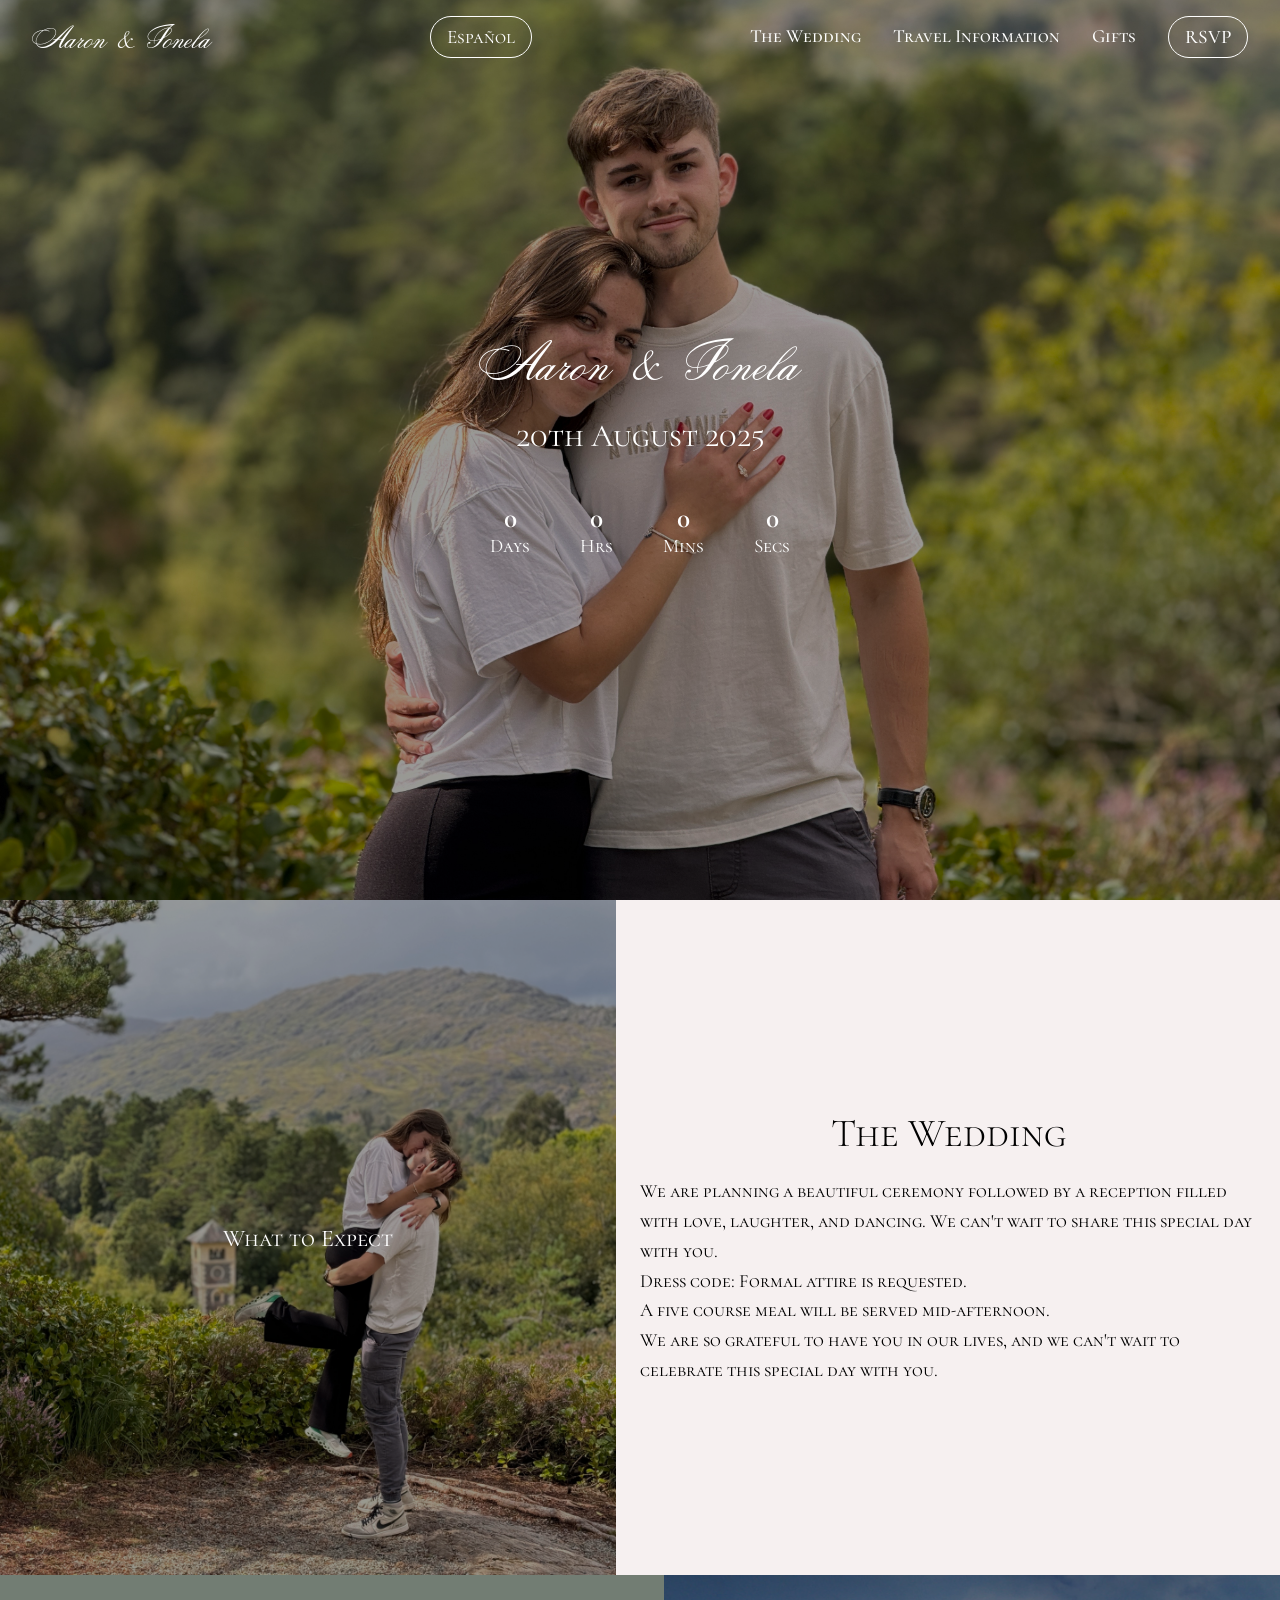
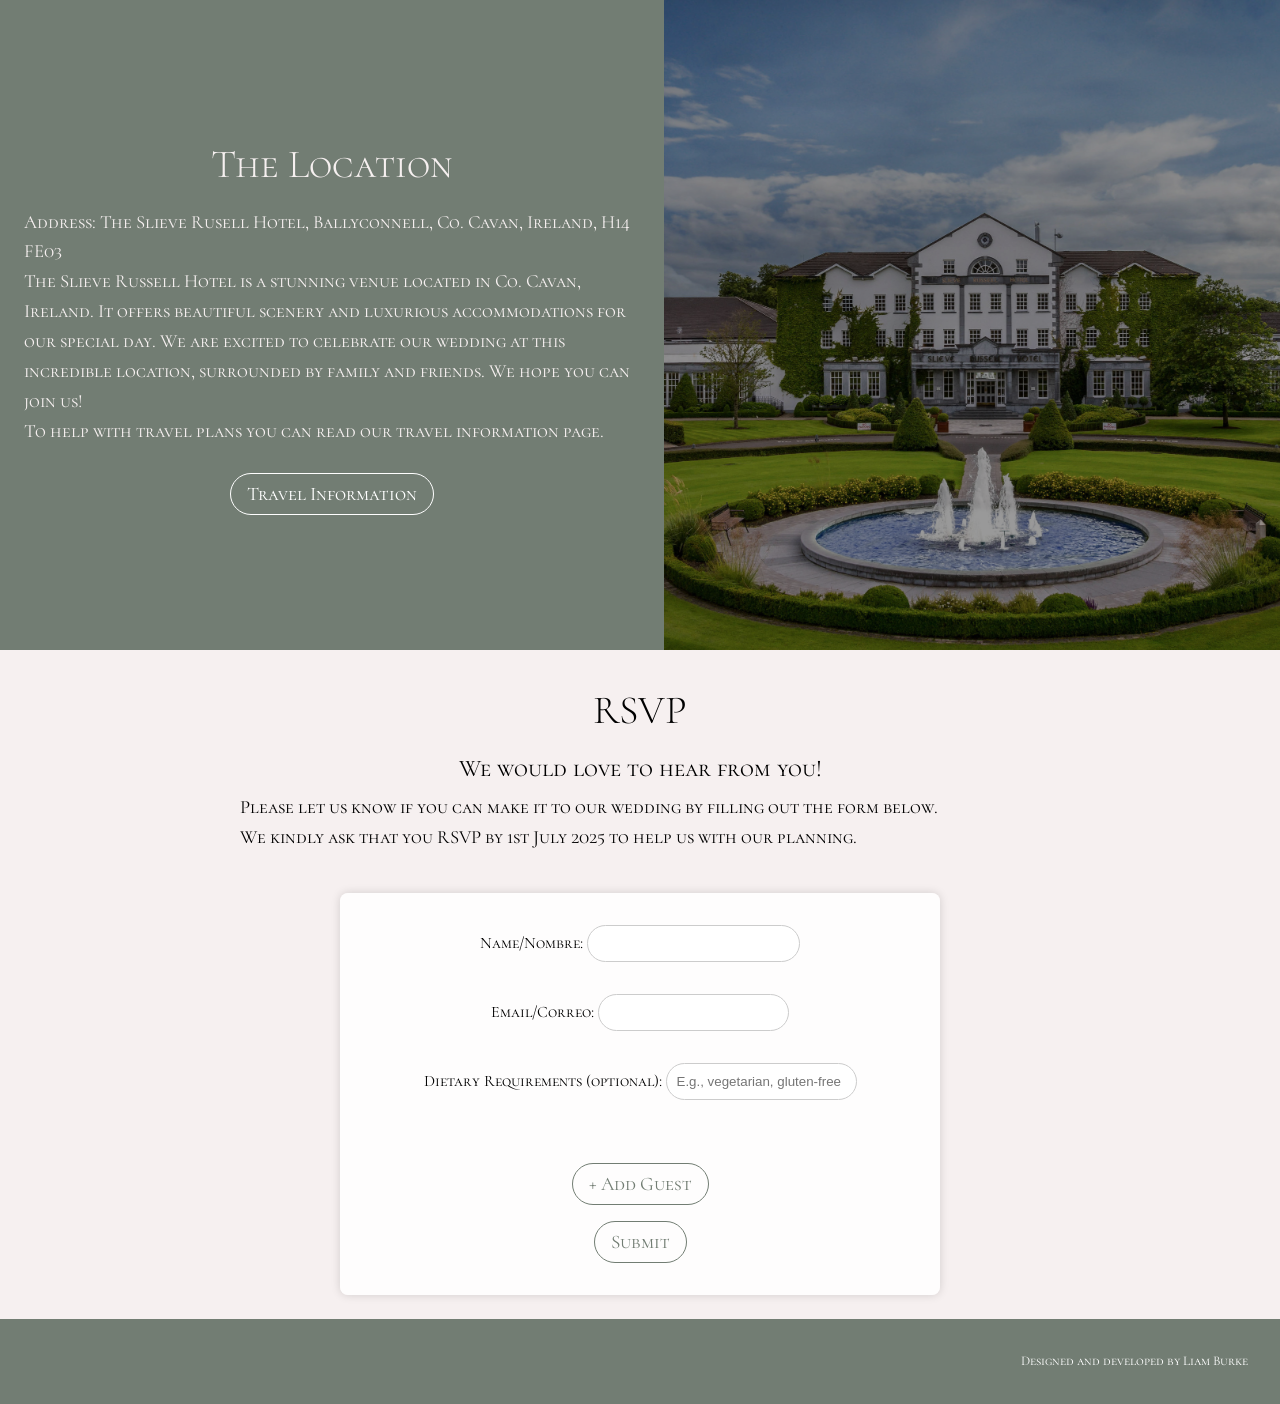
<file: index.html>
<!DOCTYPE html>
<html lang="en">
<head>
    <meta charset="UTF-8">
    <meta name="viewport" content="width=device-width, initial-scale=1.0, viewport-fit=cover">
    <title>Ionela & Aaron wedding website</title>
    <link rel="stylesheet" href="style.css">
    <link rel="preconnect" href="https://fonts.googleapis.com">
    
    <!-- Alex Brush --> <link rel="preconnect" href="https://fonts.googleapis.com">
    <!-- Alex Brush --> <link rel="preconnect" href="https://fonts.gstatic.com" crossorigin>
    <!-- Alex Brush --> <link href="https://fonts.googleapis.com/css2?family=Alex+Brush&display=swap" rel="stylesheet">

    <!-- Cormorant SC font --> <link rel="preconnect" href="https://fonts.googleapis.com">
    <!-- Cormorant SC font --> <link rel="preconnect" href="https://fonts.gstatic.com" crossorigin>
    <!-- Cormorant SC font --> <link href="https://fonts.googleapis.com/css2?family=Cormorant+SC:wght@300;400;500;600;700&family=Libre+Baskerville:ital,wght@0,400;0,700;1,400&family=Monsieur+La+Doulaise&display=swap" rel="stylesheet">

    <!-- Forum font --> <link rel="preconnect" href="https://fonts.googleapis.com">
    <!-- Forum font --> <link rel="preconnect" href="https://fonts.gstatic.com" crossorigin>
    <!-- Forum font --> <link href="https://fonts.googleapis.com/css2?family=Forum&display=swap" rel="stylesheet">

</head>

<div id="rsvp-loading">Submitting RSVP...</div>

<body>
    <div id="navbar-container"></div>

    <!-- English Header -->  
    <header class="header-image lang lang-en active">
        <h1>Aaron & Ionela</h1>
        <h2>20th August 2025</h2>
        <div class="countdown-box">
          <div class="time-box">
            <span class="days">0</span>
            <small>Days</small>
          </div>
          <div class="time-box">
            <span class="hours">0</span>
            <small>Hrs</small>
          </div>
          <div class="time-box">
            <span class="minutes">0</span>
            <small>Mins</small>
          </div>
          <div class="time-box">
            <span class="seconds">0</span>
            <small>Secs</small>
          </div>
        </div>
      </header>
      

    <!-- Spanish Header -->
    <header class="header-image lang lang-es">
        <h1>Aaron & Ionela</h1>
        <h2>20 de Agosto de 2025</h2>
        <div class="countdown-box">
          <div class="time-box">
            <span class="days">0</span>
            <small>Días</small>
          </div>
          <div class="time-box">
            <span class="hours">0</span>
            <small>Hrs</small>
          </div>
          <div class="time-box">
            <span class="minutes">0</span>
            <small>Mins</small>
          </div>
          <div class="time-box">
            <span class="seconds">0</span>
            <small>Segs</small>
          </div>
        </div>
      </header>      

    <main>
        <!-- English Wedding -->
        <div class="wedding lang lang-en active">
            <section class="wedding head" id="index.html#wedding">
                <div class="wedding picture left">
                    <div class="overlay-text">
                        <h3>What to Expect</h3>
                    </div>
                </div>
                <div class="wedding content right">
                    <h2>The Wedding</h2>
                    <p>We are planning a beautiful ceremony followed by a reception filled with love, laughter, and dancing.
                    We can't wait to share this special day with you.</p>
                    <p>Dress code: Formal attire is requested.</p>
                    <p>A five course meal will be served mid-afternoon.</p>
                    <p>We are so grateful to have you in our lives, and we can't wait to celebrate this special day with you.</p>
                </div>
            </section>
        </div>

        <!-- Spanish Wedding -->
        <div class="wedding lang lang-es">
            <section class="wedding head" id="index.html#wedding">
                <div class="wedding picture left">
                    <div class="overlay-text">
                        <h3>Qué esperar</h3>
                    </div>
                </div>
                <div class="wedding content right">
                    <h2>La Boda</h2>
                    <p>Estamos planeando una hermosa ceremonia seguida de una recepción llena de amor, risas y baile.
                    Tenemos muchas sorpresas emocionantes preparadas para nuestros invitados, y no podemos esperar para compartir este día especial con vosotros.</p>
                    <p>Código de vestimenta: Se solicita vestimenta formal.</p>
                    <p>Habrá una comida de cinco platos.</p>
                    <p>Estamos muy agradecidos de tenerlos en nuestras vidas y no podemos esperar para celebrar este día especial con vosotros.</p>
                </div>
            </section>
        </div>

        <!-- English Location -->
        <div class="location lang lang-en active">
            <section class="location head" id="index.html#location">
                <div class="location picture right">
                    <div class="overlay-text">
                        <h3></h3>
                    </div>
                </div>
                <div class="location content left">  
                    <h2>The Location</h2>
                    <p>
                        Address: The Slieve Rusell Hotel, Ballyconnell, Co. Cavan, Ireland, H14 FE03
                    </p> 
                    <p>The Slieve Russell Hotel is a stunning venue located in Co. Cavan, Ireland. It offers beautiful scenery and luxurious accommodations for our special day.
                    We are excited to celebrate our wedding at this incredible location, surrounded by family and friends.
                    We hope you can join us!</p>
                    <p>To help with travel plans you can read our travel information page.</p>
                    <a href ="travel.html" class="button">Travel Information</a>
                </div>
            </section>
        </div>

        <!-- Spanish Location -->
        <div class="location lang lang-es">
            <section class="location head" id="index.html#location">
                <div class="location picture right">
                    <div class="overlay-text">
                        <h3></h3>
                    </div>
                </div>
                <div class="location content left">  
                    <h2>La Ubicación</h2>
                    <p>
                        Dirección: The Slieve Rusell Hotel, Ballyconnell, Co. Cavan, Irlanda, H14 FE03
                    </p> 
                    <p>The Slieve Russell Hotel es un lugar impresionante ubicado en Co. Cavan, Irlanda. Ofrece hermosos paisajes y lujosos alojamientos para nuestro día especial.
                    Estamos emocionados de celebrar nuestra boda en este increíble lugar, rodeados de familiares y amigos.
                    ¡Esperamos que puedas unirte a nosotros!</p>
                    <p>Para ayudar con los planes de viaje, puedes leer nuestra página de información de viaje.</p>
                    <a href ="travel.html" class="button">Información de Viaje</a>
                </div>
            </section>
        </div>

        <!-- English RSVP -->
        <div class="rsvp lang lang-en active">
            <section class="rsvp head" id="rsvp">
                <div class="rsvp content">
                  <h2>RSVP</h2>
                    <h3>We would love to hear from you!</h3>
                    <p>Please let us know if you can make it to our wedding by filling out the form below.</p>
                    <p>We kindly ask that you RSVP by 1st July 2025 to help us with our planning.</p>
                </div>
            </section>
        </div>

        <!-- Spanish RSVP -->
        <div class="rsvp lang lang-es">
            <section class="rsvp head" id="rsvp">
                <div class="rsvp content">
                  <h2>RSVP</h2>
                    <h3>¡Nos encantaría saber de ti!</h3>
                    <p>Por favor, háznos saber si puedes asistir a nuestra boda llenando el formulario a continuación.</p>
                    <p>Te pedimos amablemente que confirmes tu asistencia antes del 1 de julio de 2025 para ayudarnos con nuestra planificación.</p>
                </div>
            </section>
        </div>

        <!-- Independent RSVP Form -->
        <section class="rsvp form">
          <div class="rsvp form">
            <form class="rsvp-form">
                <div id="guest-list">
                  <div class="rsvp-name">
                    <label for="guest-1">Name/Nombre:</label>
                    <input type="text" id="guest-1" name="guest[]" required>
                  </div>
                </div>
              
                <div class="rsvp-email">
                  <label for="email">Email/Correo:</label>
                  <input type="email" id="email" name="email" required>
                </div>

                <div class="rsvp-dietary">
                  <label for="dietary">Dietary Requirements (optional):</label>
                  <input type="text" id="dietary" name="dietary" placeholder="E.g., vegetarian, gluten-free">
                </div>                

                <div class="g-recaptcha" data-sitekey="6LdYdigrAAAAACkW0QQFAc2nGSX4J2Cbm-my6MmV"></div>

                <button type="button" id="add-guest" class="button">+ Add Guest</button>
                <input type="submit" value="Submit" class="button">
            </form>
          </div>
        </section>
    </main>

    <footer class="lang lang-en active">
        <p>Designed and developed by Liam Burke</p>
    </footer>

    <footer class="lang lang-es">
      <p>Diseñado y desarrollado por Liam Burke</p>
  </footer>
    
    <script src="assets/js/main.js" defer></script>


    <script>
      document.addEventListener('DOMContentLoaded', () => {
        let guestCount = 1;
    
        document.addEventListener('click', (e) => {
          const addGuestBtn = document.querySelector('#add-guest');
    
          if (addGuestBtn && addGuestBtn.contains(e.target)) {
            guestCount++;
    
            const guestList = document.querySelector('#guest-list');
            if (!guestList) return;
    
            const guestDiv = document.createElement('div');
            guestDiv.classList.add('rsvp-name');
    
            const label = document.createElement('label');
            label.setAttribute('for', `guest-${guestCount}`);
            label.textContent = `Guest ${guestCount}: `; // Can customize bilingual if you want
    
            const input = document.createElement('input');
            input.type = 'text';
            input.id = `guest-${guestCount}`;
            input.name = 'guest[]';
            input.placeholder = '';
            input.required = true;
    
            const removeBtn = document.createElement('button');
            removeBtn.type = 'button';
            removeBtn.textContent = '❌';
            removeBtn.classList.add('remove-guest-btn');
            removeBtn.addEventListener('click', () => {
              guestDiv.remove();
            });
    
            guestDiv.appendChild(label);
            guestDiv.appendChild(input);
            guestDiv.appendChild(removeBtn);
            guestList.appendChild(guestDiv);
          }
        });
      });
    </script>    
      
      <script src="https://www.google.com/recaptcha/api.js" async defer></script>

      
            
</body>

</html>
</file>
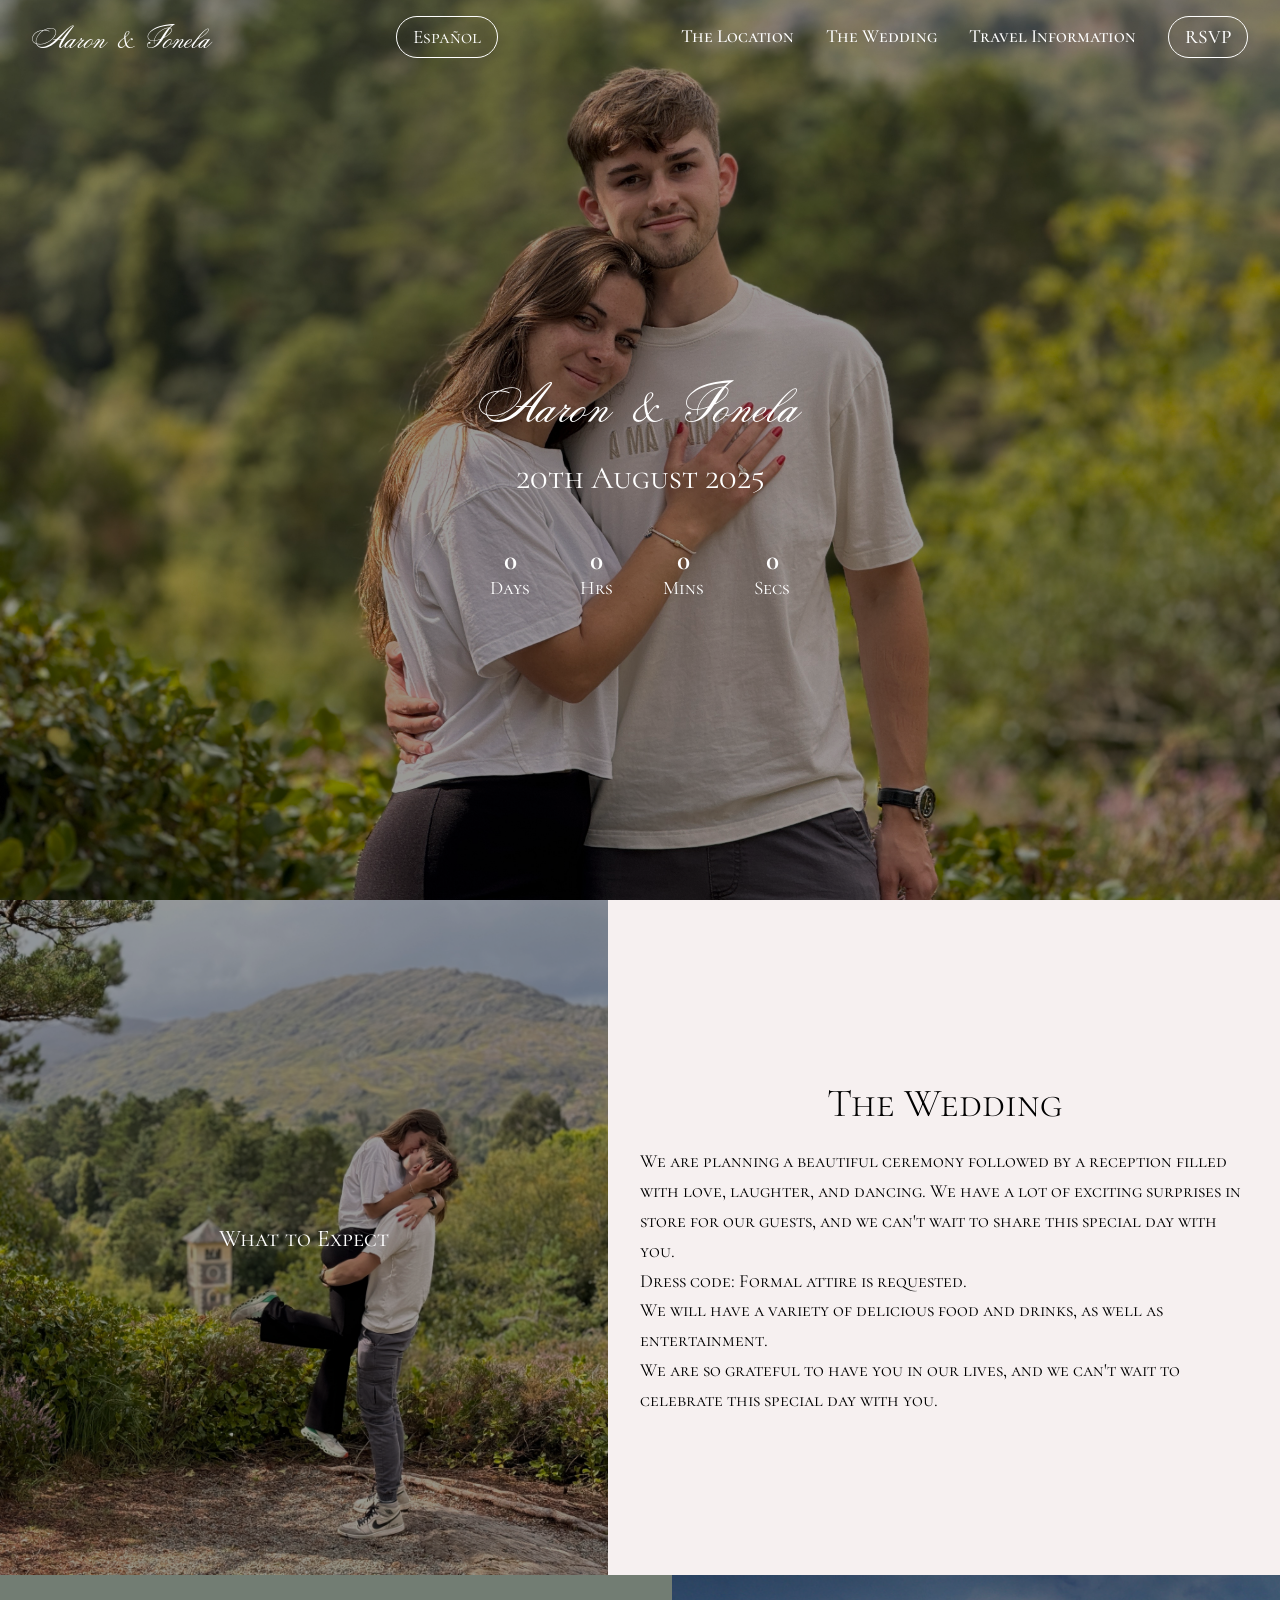
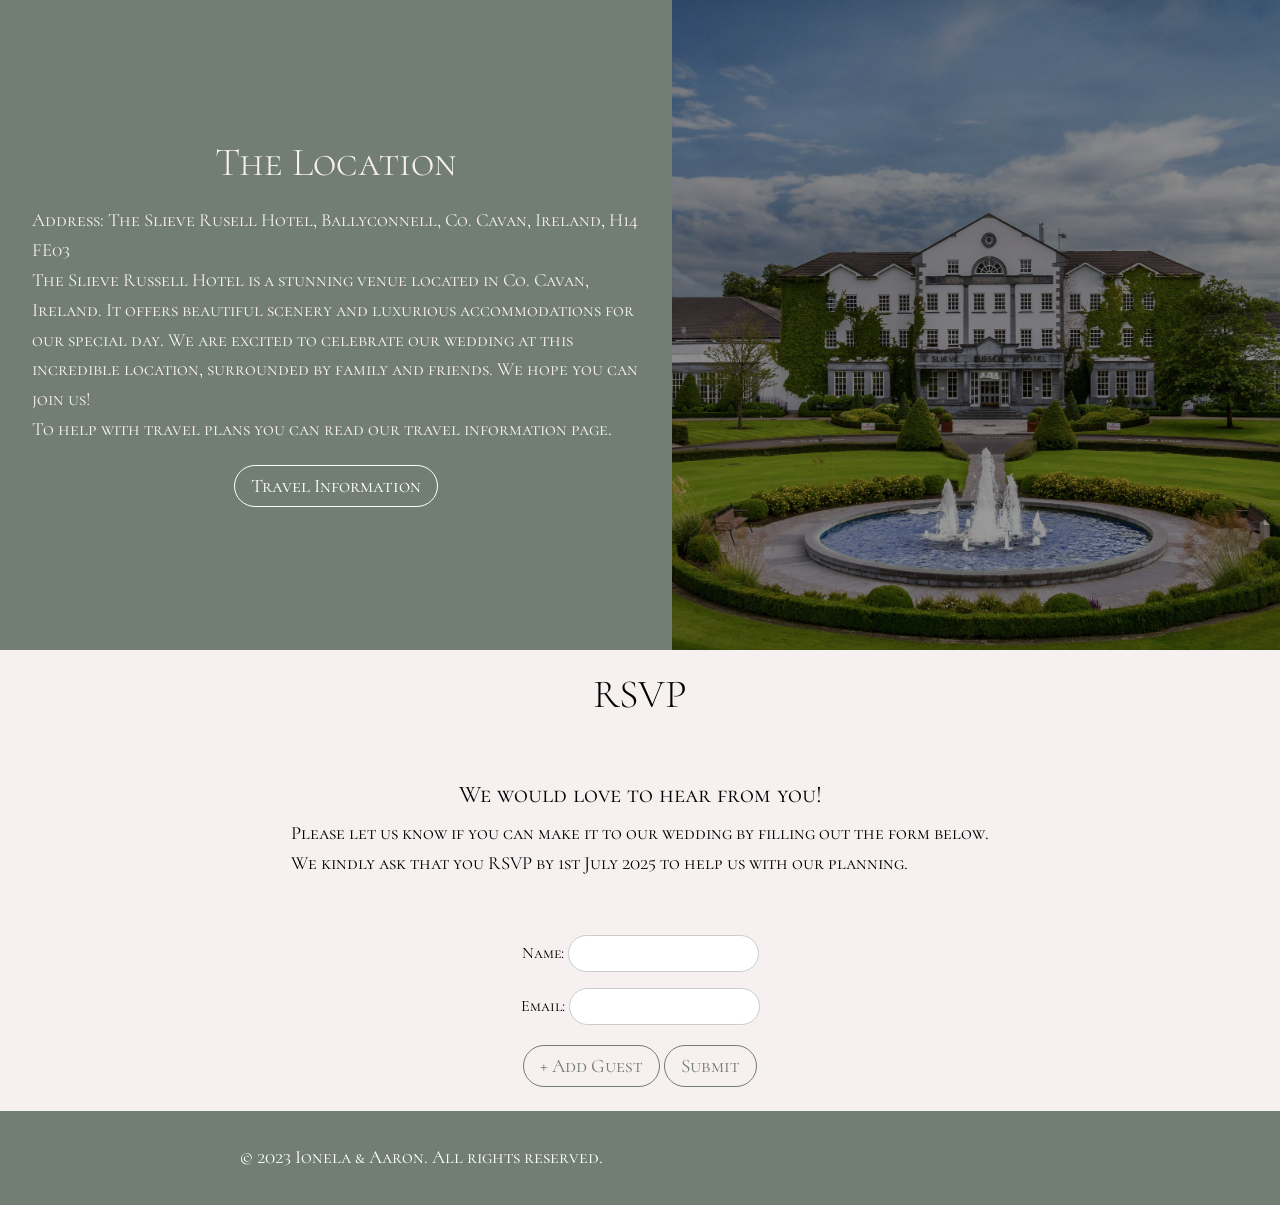
<file: IONELA & AARON/index.html>
<!DOCTYPE html>
<html lang="en">
<head>
    <meta charset="UTF-8">
    <meta name="viewport" content="width=device-width, initial-scale=1.0">
    <title>Ionela & Aaron wedding website</title>
    <link rel="stylesheet" href="style.css">
    <link rel="preconnect" href="https://fonts.googleapis.com">
    
    <!-- Alex Brush --> <link rel="preconnect" href="https://fonts.googleapis.com">
    <!-- Alex Brush --> <link rel="preconnect" href="https://fonts.gstatic.com" crossorigin>
    <!-- Alex Brush --> <link href="https://fonts.googleapis.com/css2?family=Alex+Brush&display=swap" rel="stylesheet">

    <!-- Cormorant SC font --> <link rel="preconnect" href="https://fonts.googleapis.com">
    <!-- Cormorant SC font --> <link rel="preconnect" href="https://fonts.gstatic.com" crossorigin>
    <!-- Cormorant SC font --> <link href="https://fonts.googleapis.com/css2?family=Cormorant+SC:wght@300;400;500;600;700&family=Libre+Baskerville:ital,wght@0,400;0,700;1,400&family=Monsieur+La+Doulaise&display=swap" rel="stylesheet">

    <!-- Forum font --> <link rel="preconnect" href="https://fonts.googleapis.com">
    <!-- Forum font --> <link rel="preconnect" href="https://fonts.gstatic.com" crossorigin>
    <!-- Forum font --> <link href="https://fonts.googleapis.com/css2?family=Forum&display=swap" rel="stylesheet">

</head>

<body>
    <nav class="navbar">
        <div class="nav-logo"><a href="./index.html">Aaron & Ionela</a></div>

        <!-- Language toggle button -->
        <button class="button" id="lang-toggle">Español</button>

        <!-- Language transition overlay -->
        <div id="lang-transition-overlay"></div>

        
        <!-- Hamburger Icon -->
        <div class="hamburger" id="hamburger">
            ☰
        </div>

        <!-- Navigation Links -->
        <ul class="nav-links" id="nav-links">
            <li><a href="#location">The Location</a></li>
            <li><a href="#wedding">The Wedding</a></li>
            <li><a href="./travel.html">Travel Information</a></li>
            <li><a href="#rsvp" class="button">RSVP</a></li>
            <div class="close-menu" id="close-menu">X</div>
        </ul>
      </nav>


    
    <!-- English Header -->  
    <header class="header-image lang lang-en active">
        <h1>Aaron & Ionela</h1>
        <h2>20th August 2025</h2>
        <div class="countdown-box">
          <div class="time-box">
            <span class="days">0</span>
            <small>Days</small>
          </div>
          <div class="time-box">
            <span class="hours">0</span>
            <small>Hrs</small>
          </div>
          <div class="time-box">
            <span class="minutes">0</span>
            <small>Mins</small>
          </div>
          <div class="time-box">
            <span class="seconds">0</span>
            <small>Secs</small>
          </div>
        </div>
      </header>
      

    <!-- Spanish Header -->
    <header class="header-image lang lang-es">
        <h1>Aaron & Ionela</h1>
        <h2>20 de Agosto de 2025</h2>
        <div class="countdown-box">
          <div class="time-box">
            <span class="days">0</span>
            <small>Días</small>
          </div>
          <div class="time-box">
            <span class="hours">0</span>
            <small>Hrs</small>
          </div>
          <div class="time-box">
            <span class="minutes">0</span>
            <small>Mins</small>
          </div>
          <div class="time-box">
            <span class="seconds">0</span>
            <small>Segs</small>
          </div>
        </div>
      </header>      

    <main>
        <!-- English Wedding -->
        <div class="wedding lang lang-en active">
            <section class="wedding head" id="wedding">
                <div class="wedding picture left">
                    <div class="overlay-text">
                        <h3>What to Expect</h3>
                    </div>
                </div>
                <div class="wedding content right">
                    <h2>The Wedding</h2>
                    <p>We are planning a beautiful ceremony followed by a reception filled with love, laughter, and dancing.
                    We have a lot of exciting surprises in store for our guests, and we can't wait to share this special day with you.</p>
                    <p>Dress code: Formal attire is requested.</p>
                    <p>We will have a variety of delicious food and drinks, as well as entertainment.</p>
                    <p>We are so grateful to have you in our lives, and we can't wait to celebrate this special day with you.</p>
                </div>
            </section>
        </div>

        <!-- Spanish Wedding -->
        <div class="wedding lang lang-es">
            <section class="wedding head" id="wedding">
                <div class="wedding picture left">
                    <div class="overlay-text">
                        <h3>Qué esperar</h3>
                    </div>
                </div>
                <div class="wedding content right">
                    <h2>La Boda</h2>
                    <p>Estamos planeando una hermosa ceremonia seguida de una recepción llena de amor, risas y baile.
                    Tenemos muchas sorpresas emocionantes preparadas para nuestros invitados, y no podemos esperar para compartir este día especial con ustedes.</p>
                    <p>Código de vestimenta: Se solicita vestimenta formal.</p>
                    <p>Tendremos una variedad de comida y bebidas deliciosas, así como entretenimiento.</p>
                    <p>Estamos muy agradecidos de tenerlos en nuestras vidas y no podemos esperar para celebrar este día especial con ustedes.</p>
                </div>
            </section>
        </div>

        <!-- English Location -->
        <div class="location lang lang-en active">
            <section class="location head" id="location">
                <div class="location picture right">
                    <div class="overlay-text">
                        <h3></h3>
                    </div>
                </div>
                <div class="location content left">  
                    <h2>The Location</h2>
                    <p>
                        Address: The Slieve Rusell Hotel, Ballyconnell, Co. Cavan, Ireland, H14 FE03
                    </p> 
                    <p>The Slieve Russell Hotel is a stunning venue located in Co. Cavan, Ireland. It offers beautiful scenery and luxurious accommodations for our special day.
                    We are excited to celebrate our wedding at this incredible location, surrounded by family and friends.
                    We hope you can join us!</p>
                    <p>To help with travel plans you can read our travel information page.</p>
                    <button href ="./travel.html" class="button">Travel Information</button>
                </div>
            </section>
        </div>

        <!-- Spanish Location -->
        <div class="location lang lang-es">
            <section class="location head" id="location">
                <div class="location picture">
                    <div class="overlay-text">
                        <h3></h3>
                    </div>
                </div>
                <div class="location content">  
                    <h2>La Ubicación</h2>
                    <p>
                        Dirección: The Slieve Rusell Hotel, Ballyconnell, Co. Cavan, Irlanda, H14 FE03
                    </p> 
                    <p>The Slieve Russell Hotel es un lugar impresionante ubicado en Co. Cavan, Irlanda. Ofrece hermosos paisajes y lujosos alojamientos para nuestro día especial.
                    Estamos emocionados de celebrar nuestra boda en este increíble lugar, rodeados de familiares y amigos.
                    ¡Esperamos que puedas unirte a nosotros!</p>
                    <div class="location button">
                        <p>Para ayudar con los planes de viaje, puedes leer nuestra página de información de viaje.</p>
                        <a href ="./travel.html" class="button">Información de Viaje</a>
                    </div>
                </div>
            </section>
        </div>

        <!-- English RSVP -->
        <div class="rsvp lang lang-en active">
            <section class="rsvp head" id="rsvp">
                <h2>RSVP</h2>
                <div class="rsvp content">
                    <h3>We would love to hear from you!</h3>
                    <p>Please let us know if you can make it to our wedding by filling out the form below.</p>
                    <p>We kindly ask that you RSVP by 1st July 2025 to help us with our planning.</p>
                </div>
                <div class="rsvp form">
                    <form class="rsvp-form">
                        <div id="guest-list">
                          <div class="rsvp-name">
                            <label for="guest-1">Name:</label>
                            <input type="text" id="guest-1" name="guest[]" required>
                          </div>
                        </div>
                      
                        <div class="rsvp-email">
                          <label for="email">Email:</label>
                          <input type="email" id="email" name="email" required>
                        </div>
                      
                        <button type="button" id="add-guest" class="button">+ Add Guest</button>
                        <input type="submit" value="Submit" class="button">
                      </form>
                </div>
            </section>
        </div>

        <!-- Spanish RSVP -->
        <div class="rsvp lang lang-es">
            <section class="rsvp head" id="rsvp">
                <h2>RSVP</h2>
                <div class="rsvp content">
                    <h3>¡Nos encantaría saber de ti!</h3>
                    <p>Por favor, háznos saber si puedes asistir a nuestra boda llenando el formulario a continuación.</p>
                    <p>Te pedimos amablemente que confirmes tu asistencia antes del 1 de julio de 2025 para ayudarnos con nuestra planificación.</p>
                </div>
                <div class="rsvp form">
                    <form class="rsvp-form">

                        <div class="rsvp-name">
                            <label for="name">Nombre:</label>
                            <input type="text" id="name" name="name" required>
                        </div>

                        <div class="rsvp-email">
                            <label for="email">Correo:</label>
                            <input type="email" id="email" name="email" required>
                        </div>
                        <input type="submit" value="Enviar" class="button">
                    </form>
                </div>
            </section>
        </div>
    </main>

    <footer>
        <p>&copy; 2023 Ionela & Aaron. All rights reserved.</p>
    </footer>
    
    <script src="./assets/js/main.js" defer></script>


    <script>
        const guestList = document.getElementById('guest-list');
        const addGuestBtn = document.getElementById('add-guest');
        let guestCount = 1;
      
        addGuestBtn.addEventListener('click', () => {
          guestCount++;
      
          const guestDiv = document.createElement('div');
          guestDiv.classList.add('rsvp-name');
      
          const label = document.createElement('label');
          label.setAttribute('for', `guest-${guestCount}`);
          label.textContent = `Name ${guestCount}:`;
      
          const input = document.createElement('input');
          input.type = 'text';
          input.id = `guest-${guestCount}`;
          input.name = 'guest[]';
          input.required = true;
      
          guestDiv.appendChild(label);
          guestDiv.appendChild(input);
          guestList.appendChild(guestDiv);
        });
      </script>
      
            
</body>

</html>
</file>
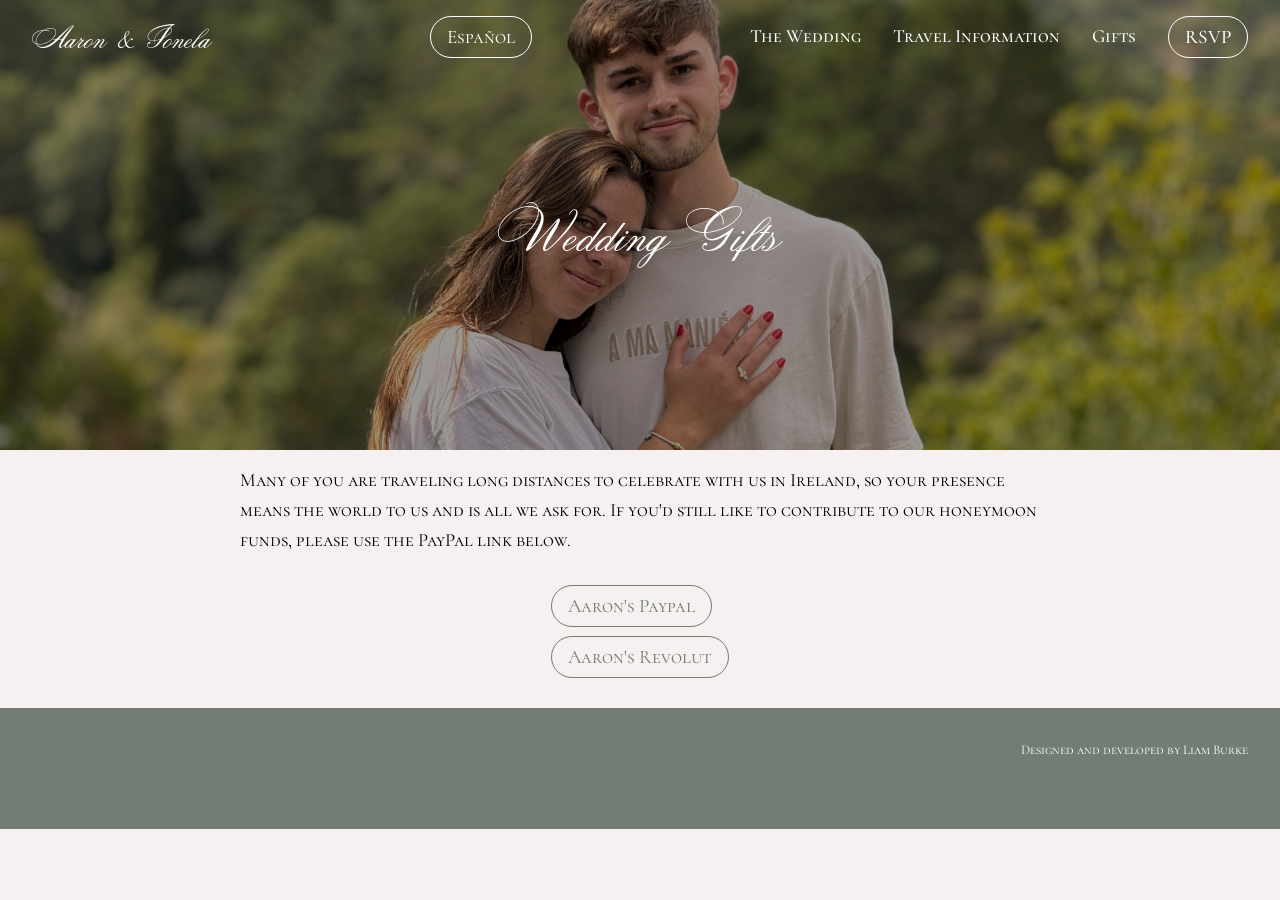
<file: gifts.html>
<!DOCTYPE html>
<html lang="en">
<head>
    <meta charset="UTF-8">
    <meta name="viewport" content="width=device-width, initial-scale=1.0, viewport-fit=cover">
    <title>Wedding Gifts</title>
    <link rel="stylesheet" href="style.css">
    <link rel="preconnect" href="https://fonts.googleapis.com">
    
    <!-- Alex Brush --> <link rel="preconnect" href="https://fonts.googleapis.com">
    <!-- Alex Brush --> <link rel="preconnect" href="https://fonts.gstatic.com" crossorigin>
    <!-- Alex Brush --> <link href="https://fonts.googleapis.com/css2?family=Alex+Brush&display=swap" rel="stylesheet">

    <!-- Cormorant SC font --> <link rel="preconnect" href="https://fonts.googleapis.com">
    <!-- Cormorant SC font --> <link rel="preconnect" href="https://fonts.gstatic.com" crossorigin>
    <!-- Cormorant SC font --> <link href="https://fonts.googleapis.com/css2?family=Cormorant+SC:wght@300;400;500;600;700&family=Libre+Baskerville:ital,wght@0,400;0,700;1,400&family=Monsieur+La+Doulaise&display=swap" rel="stylesheet">

    <!-- Forum font --> <link rel="preconnect" href="https://fonts.googleapis.com">
    <!-- Forum font --> <link rel="preconnect" href="https://fonts.gstatic.com" crossorigin>
    <!-- Forum font --> <link href="https://fonts.googleapis.com/css2?family=Forum&display=swap" rel="stylesheet">

</head>

<body class="gifts">
    <div id="navbar-container"></div>

    <!-- Language transition overlay (needed for the button to work!) -->
    <div id="lang-transition-overlay"></div>

    <!--English gifts-->
    <header class="header-image lang lang-en active">
        <h1>Wedding Gifts</h1>
    </header>

    <!--Spanish gifts-->
    <header class="header-image lang lang-es">
        <h1>Regalos de Boda</h1>
    </header>

<main>
    <!--English gifts-->
    <div class="gifts content lang lang-en active">
        <p>Many of you are traveling long distances to celebrate with us in Ireland, so your presence means the world to us and is all we ask for. If you'd still like to contribute to our honeymoon funds, please use the PayPal link below.</p>
        <ul>
            <li><a href="https://www.paypal.me/aaronW20" class="button dark" target="_blank">Aaron's Paypal</a></li>
            <li><a href="https://revolut.me/aaronn7pd" class="button dark" target="_blank">Aaron's Revolut</a></li>
        </ul>
    </div>

    <!--Spanish gifts-->
    <div class="gifts content lang lang-es">
        <p>Para nosotros el mayor regalo es poder celebrar este dia con todos vosotros.. Aún así, si os ilusiona hacernos un regalo, podriais contribuir para nuestra luna de miel o hacer un donativo a traves de paypal o pidiendo mis datos bancarios.</p>
        <ul>
            <li><a href="https://www.paypal.me/aaronW20" class="button dark" target="_blank">Paypal de Aaron</a></li>
            <li><a href="https://revolut.me/aaronn7pd" class="button dark" target="_blank">Revolut de Aaron</a></li>
        </ul>
</main>

<footer class="lang lang-en active">
    <p>Designed and developed by Liam Burke</p>
</footer>

<footer class="lang lang-es">
  <p>Diseñado y desarrollado por Liam Burke</p>
</footer>

<script src="assets/js/main.js" defer></script>
</file>
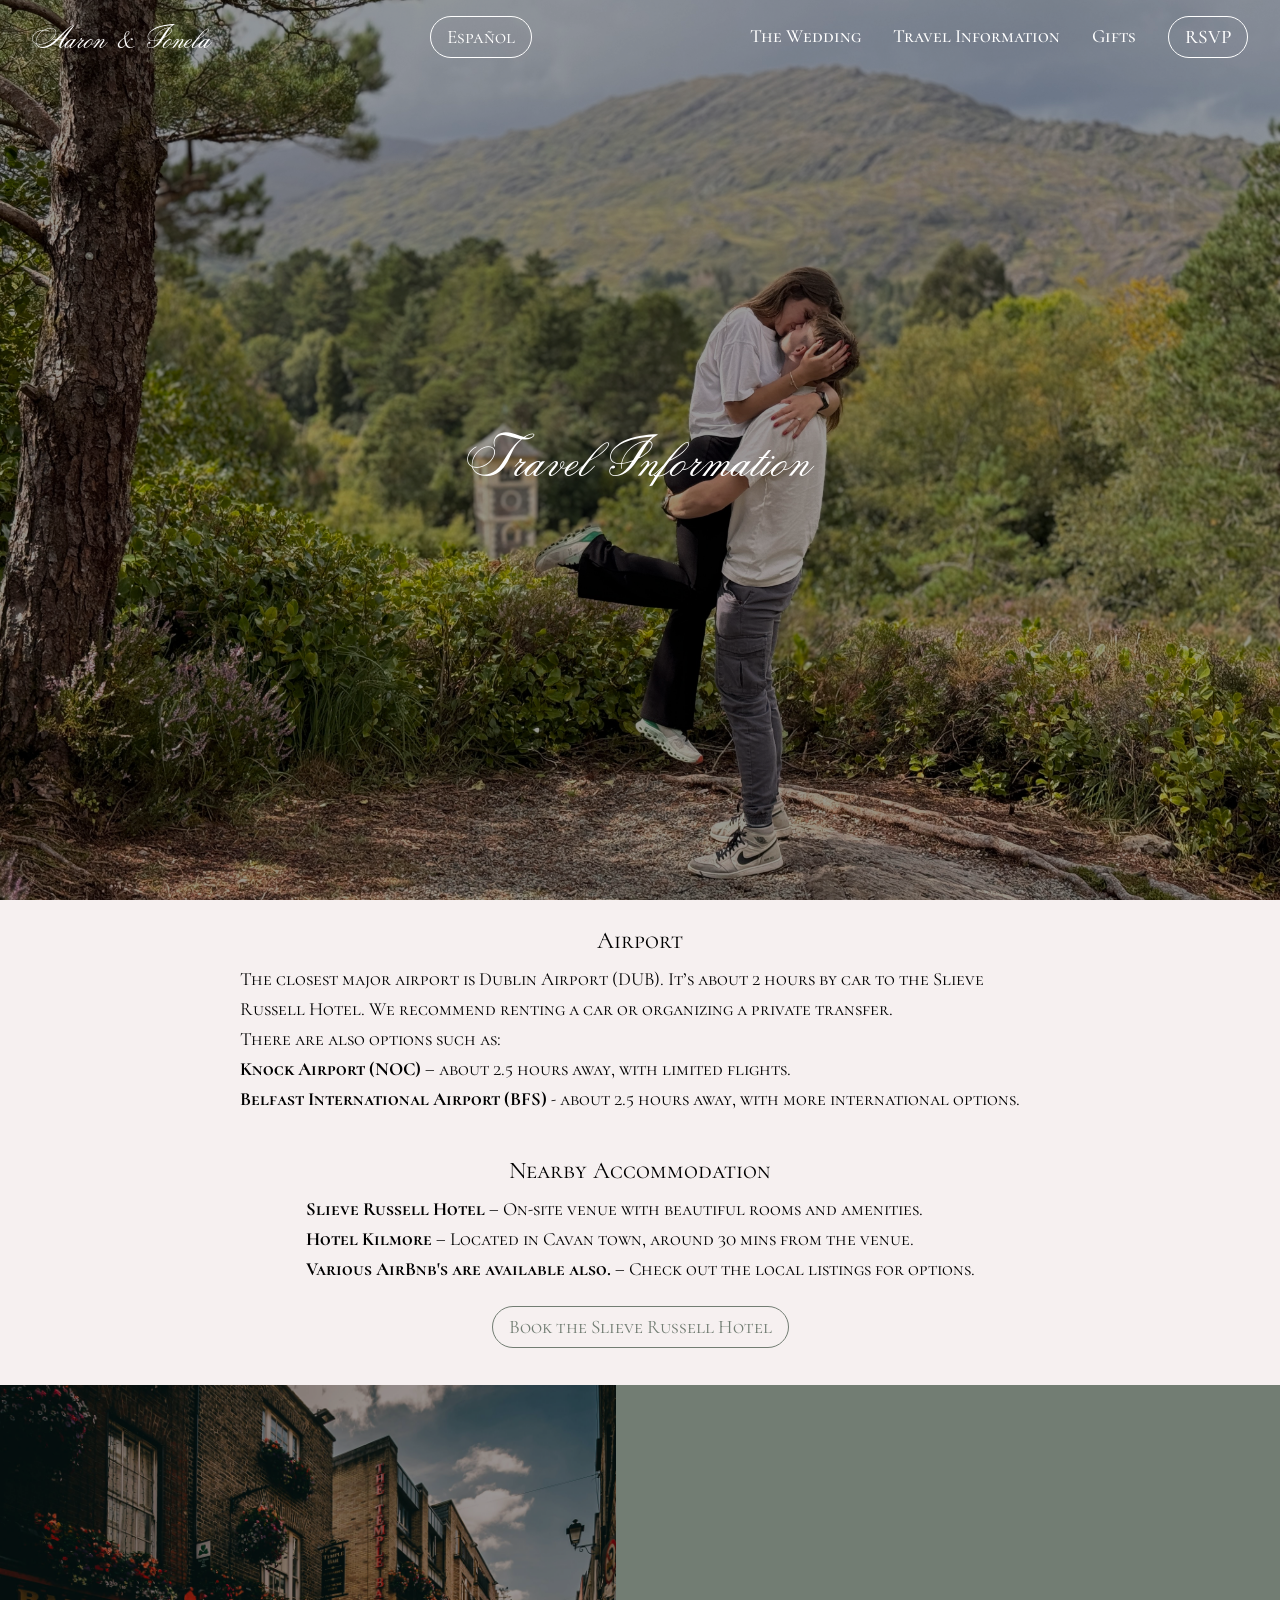
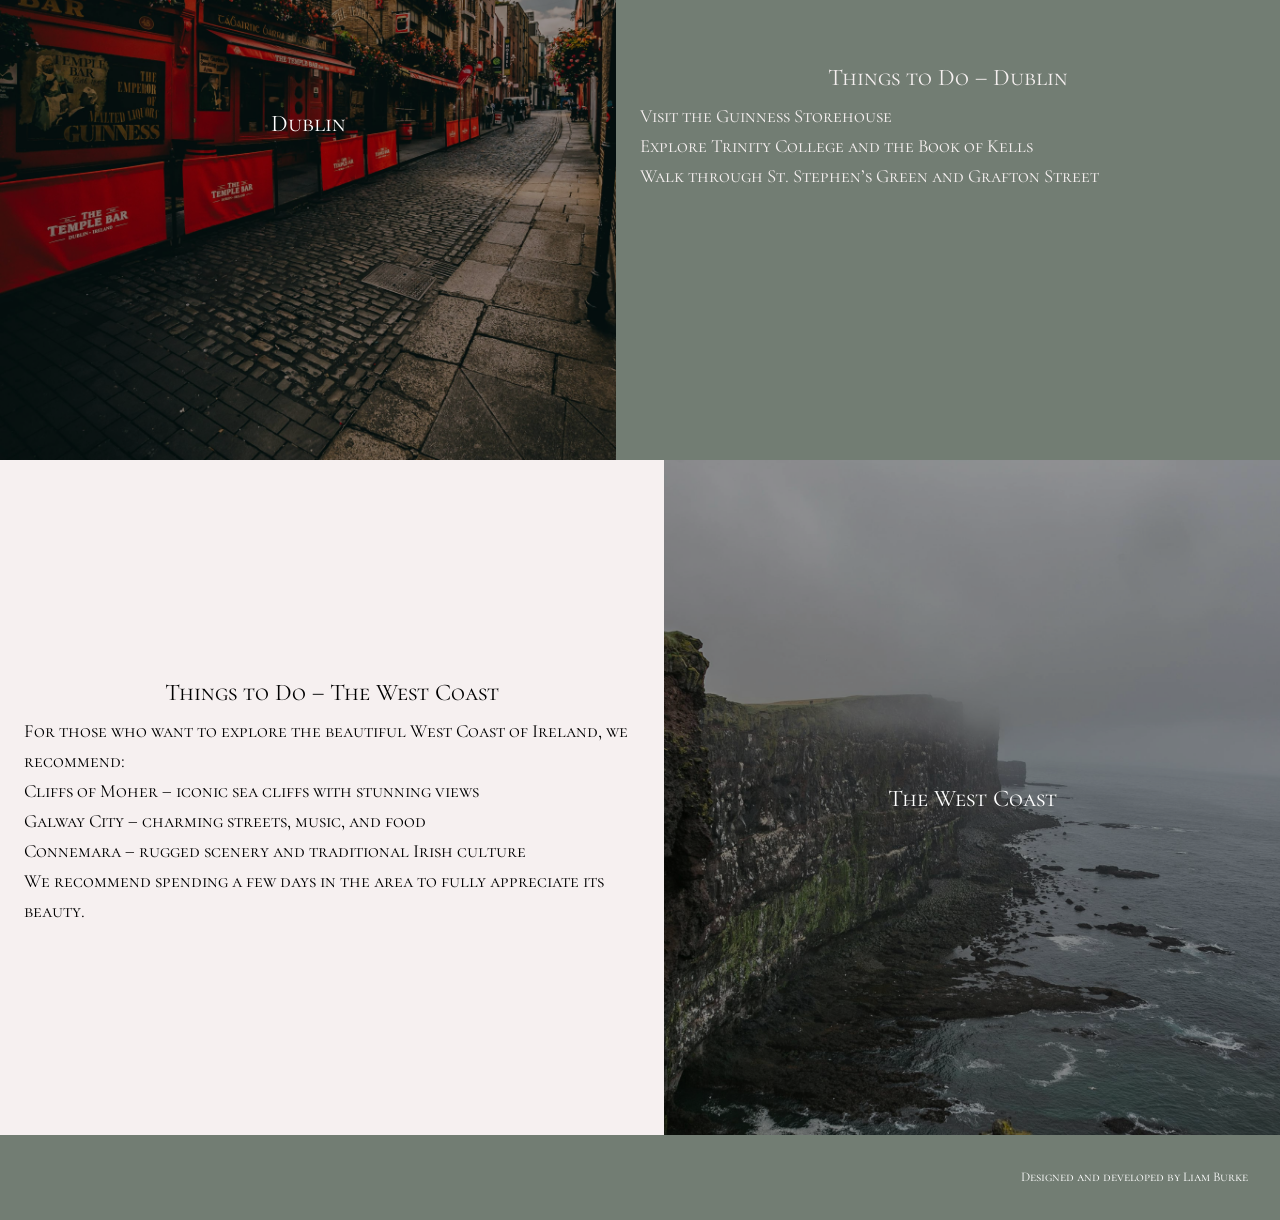
<file: travel.html>
<!DOCTYPE html>
<html lang="en">
<head>
    <meta charset="UTF-8">
    <meta name="viewport" content="width=device-width, initial-scale=1.0">
    <title>Ionela & Aaron wedding website</title>
    <link rel="stylesheet" href="style.css">
    <link rel="preconnect" href="https://fonts.googleapis.com">
    
    <!-- Alex Brush --> <link rel="preconnect" href="https://fonts.googleapis.com">
    <!-- Alex Brush --> <link rel="preconnect" href="https://fonts.gstatic.com" crossorigin>
    <!-- Alex Brush --> <link href="https://fonts.googleapis.com/css2?family=Alex+Brush&display=swap" rel="stylesheet">

    <!-- Cormorant SC font --> <link rel="preconnect" href="https://fonts.googleapis.com">
    <!-- Cormorant SC font --> <link rel="preconnect" href="https://fonts.gstatic.com" crossorigin>
    <!-- Cormorant SC font --> <link href="https://fonts.googleapis.com/css2?family=Cormorant+SC:wght@300;400;500;600;700&family=Libre+Baskerville:ital,wght@0,400;0,700;1,400&family=Monsieur+La+Doulaise&display=swap" rel="stylesheet">

    <!-- Forum font --> <link rel="preconnect" href="https://fonts.googleapis.com">
    <!-- Forum font --> <link rel="preconnect" href="https://fonts.gstatic.com" crossorigin>
    <!-- Forum font --> <link href="https://fonts.googleapis.com/css2?family=Forum&display=swap" rel="stylesheet">

</head>

<body class="travel">
    <div id="navbar-container"></div>
      
      <!-- Language transition overlay (needed for the button to work!) -->
      <div id="lang-transition-overlay"></div>



    <header class="header-image lang lang-en active">
        <h1>Travel Information</h1>
    </header>

    <header class="header-image lang lang-es">
        <h1>Información de Viaje</h1>
    </header>

    <main>
        <!-- English Travel Info -->
        <div class ="travel-info lang lang-en active">
            <section class="travel-info head">
                <div class="airport content">
                    <h3>Airport</h3>
                    <p>The closest major airport is Dublin Airport (DUB). It’s about 2 hours by car to the Slieve Russell Hotel. We recommend renting a car or organizing a private transfer.</p>
                    <p>There are also options such as:</p>
                    <ul>
                        <li>
                            <strong>Knock Airport (NOC)</strong> – about 2.5 hours away, with limited flights.
                        </li>
                        <li>
                            <strong>Belfast International Airport (BFS)</strong> - about 2.5 hours away, with more international options.
                        </li>
                    </ul>
                </div>
            
                
                <div class="accomodation content">
                    <h3>Nearby Accommodation</h3>
                    <ul>
                        <li><strong>Slieve Russell Hotel</strong> – On-site venue with beautiful rooms and amenities.</li>
                        <li><strong>Hotel Kilmore</strong> – Located in Cavan town, around 30 mins from the venue.</li>
                        <li style="margin-bottom: 20px;"><strong>Various AirBnb's are available also.</strong> – Check out the local listings for options.</li>
                    </ul>
                    <div class="button-container">
                        <a class="accomodation button dark" href="https://www.slieverussell.ie/">Book the Slieve Russell Hotel</a>
                    </div>
                </div>
            </section>
        </div>
    
        <!-- English Dublin Info -->
        <div class="dublin lang lang-en active">  
            <section class="dublin head">
                <div class="dublin picture left">
                        <div class="overlay-text">
                            <h3>Dublin</h3>
                        </div>
                    </div>
                    <div class="dublin content right">
                        <h3>Things to Do – Dublin</h3>
                        <ul>
                            <li>Visit the Guinness Storehouse</li>
                            <li>Explore Trinity College and the Book of Kells</li>
                            <li>Walk through St. Stephen’s Green and Grafton Street</li>
                        </ul>
                    </div>
            </section>
        </div>

        <!-- English West Coast Info -->
        <div class="west lang lang-en active">    
            <section class="west head">
                <div class="west picture right">
                    <div class="overlay-text">
                        <h3>The West Coast</h3> 
                    </div>
                </div>
                <div class="west content left">
                    <h3>Things to Do – The West Coast</h3>
                    <p>For those who want to explore the beautiful West Coast of Ireland, we recommend:</p>
                        <ul>
                            <li>Cliffs of Moher – iconic sea cliffs with stunning views</li>
                            <li>Galway City – charming streets, music, and food</li>
                            <li>Connemara – rugged scenery and traditional Irish culture</li>
                        </ul>
                    <p>We recommend spending a few days in the area to fully appreciate its beauty.</p>
                </div>
            </section>
        </div>
    
        <!-- Spanish Travel Info -->
         <div class="travel-info lang lang-es">
            <section class="travel-info head">
                <div class="airport content">
                    <h3>Aeropuerto</h3>
                    <p>El aeropuerto más cercano es el Aeropuerto de Dublín (DUB). Está a unas 2 horas en coche del Slieve Russell Hotel. Recomendamos alquilar un coche u organizar un traslado privado.</p>
                    <p>También hay opciones como:</p>
                    <ul>
                        <li>
                            <strong>Aeropuerto de Knock (NOC)</strong> – a unas 2.5 horas de distancia, con vuelos limitados.
                        </li>
                        <li>
                            <strong>Aeropuerto Internacional de Belfast (BFS)</strong> - a unas 2.5 horas de distancia, con más opciones internacionales.
                        </li>
                    </ul>
                </div>
            
        
            
                <div class="accomodation content">
                    <h3>Alojamiento cercano</h3>
                        <ul>
                            <li><strong>Slieve Russell Hotel</strong> – Hotel en el lugar con hermosas habitaciones y comodidades.</li>
                            <li><strong>Hotel Kilmore</strong> – Ubicado en la ciudad de Cavan, a unas 30 minutos del lugar.</li>
                            <li style="margin-bottom: 20px;"><strong>También hay varias opciones de AirBnb.</strong> – Consulta los listados locales para opciones.</li>
                        </ul>
                        <a class="accomodation button dark" href="https://www.slieverussell.ie/">Reservar el Hotel Slieve Russell</a>
                </div>
            </section>
        </div>

        <!-- Spanish Dublin Info -->
        <div class="dublin lang lang-es">    
            <section class="dublin head">
                <div class="dublin picture left">
                        <div class="overlay-text">
                            <h3>Dublin</h3>
                        </div>
                    </div>
                    <div class="dublin content right">
                        <h3>Cosas que hacer – Dublín</h3>
                        <ul>
                            <li>Visitar la Guinness Storehouse</li>
                            <li>Explorar el Trinity College y el Libro de Kells</li>
                            <li>Pasear por St. Stephen’s Green y Grafton Street</li>
                        </ul>
                    </div>
            </section>
        </div>
        
        <!-- Spanish West Coast Info -->
        <div class="west lang lang-es">    
            <section class="west head">
                <div class="west picture right">
                    <div class="overlay-text">
                        <h3>La costa oeste</h3>
                    </div>
                </div>
                <div class="west content left">
                    <h3>Cosas que hacer – La costa oeste</h3>
                    <p>Para aquellos que quieran explorar la hermosa costa oeste de Irlanda, recomendamos:</p>
                        <ul>
                            <li>Acantilados de Moher – acantilados icónicos con vistas impresionantes</li>
                            <li>Ciudad de Galway – calles encantadoras, música y comida</li>
                            <li>Connemara – paisajes escarpados y cultura irlandesa tradicional</li>
                        </ul>
                    <p>Recomendamos pasar unos días en la zona para apreciar plenamente su belleza.</p>
                </div>
            </section>
        </div>
    </main>

    <footer class="lang lang-en active">
        <p>Designed and developed by Liam Burke</p>
    </footer>

    <footer class="lang lang-es">
      <p>Diseñado y desarrollado por Liam Burke</p>
  </footer>
    
    <script src="assets/js/main.js"></script>
      
          
</body>

</html>
</file>
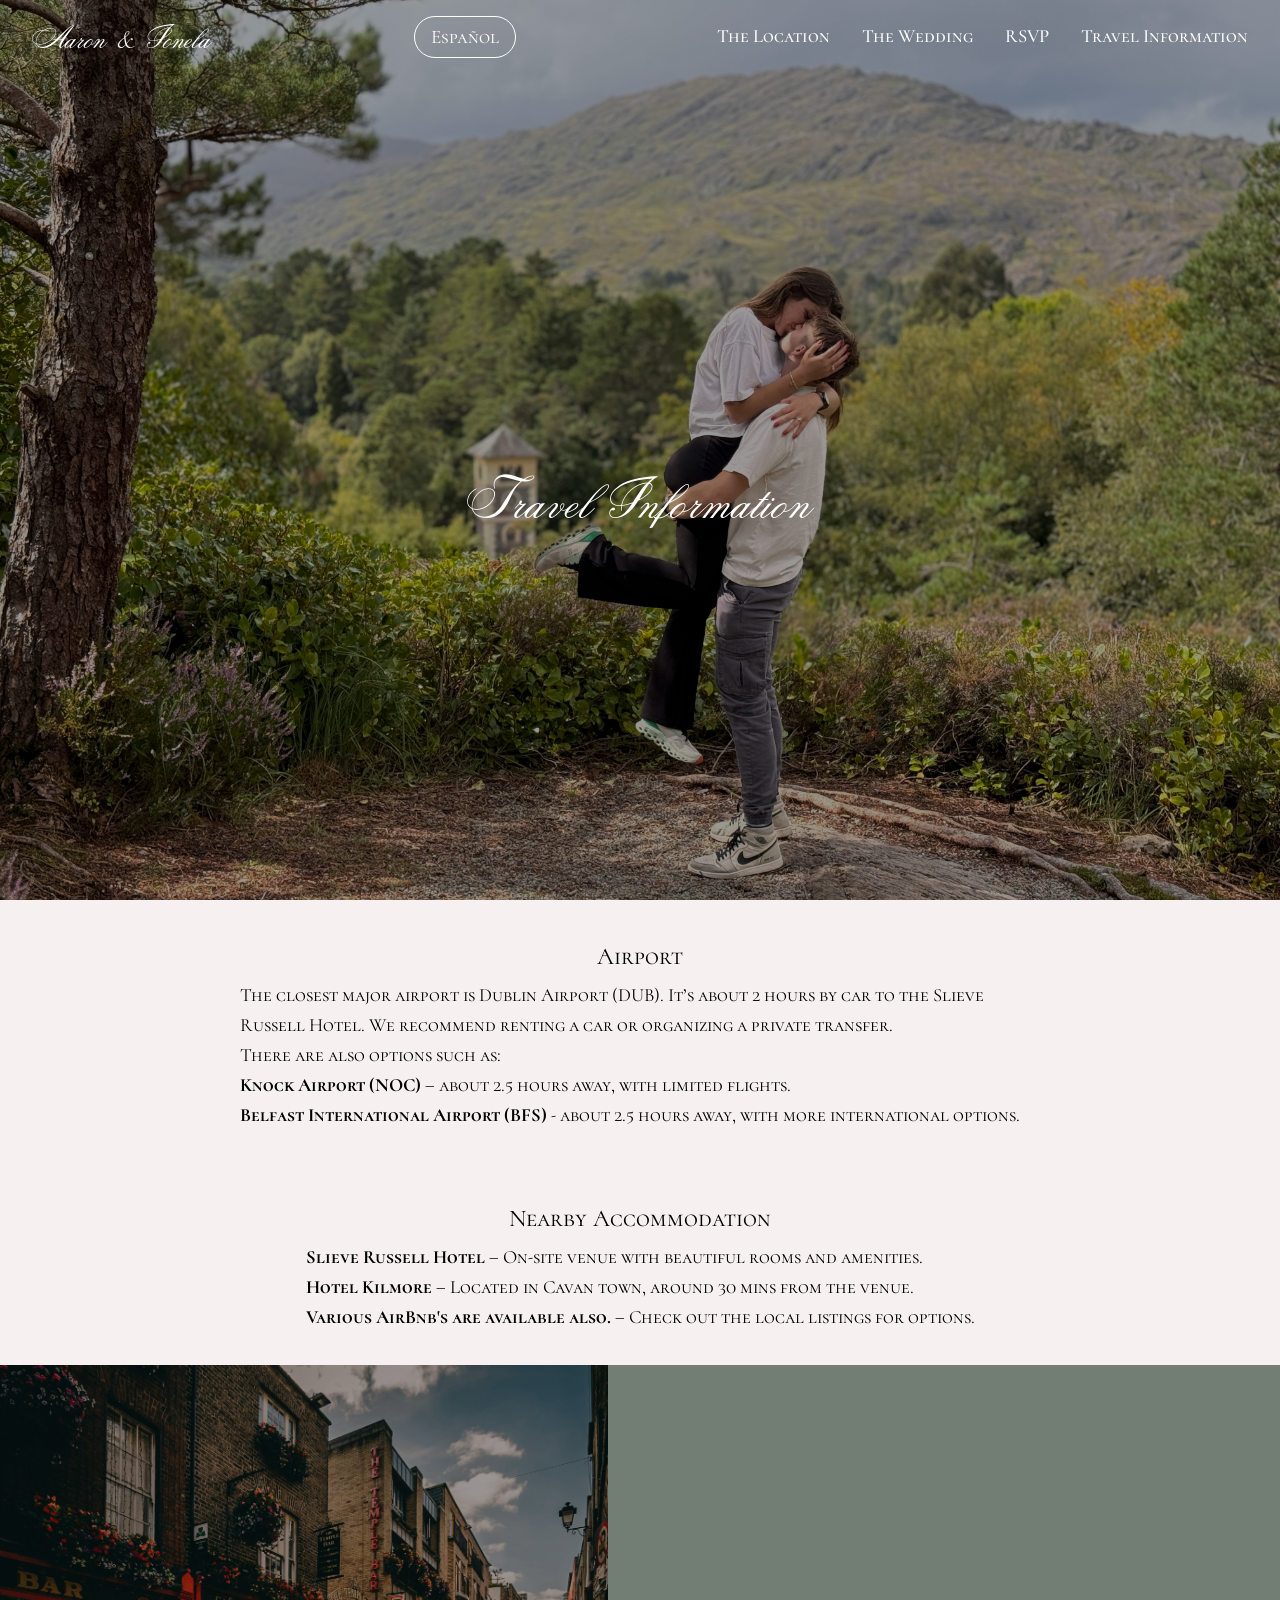
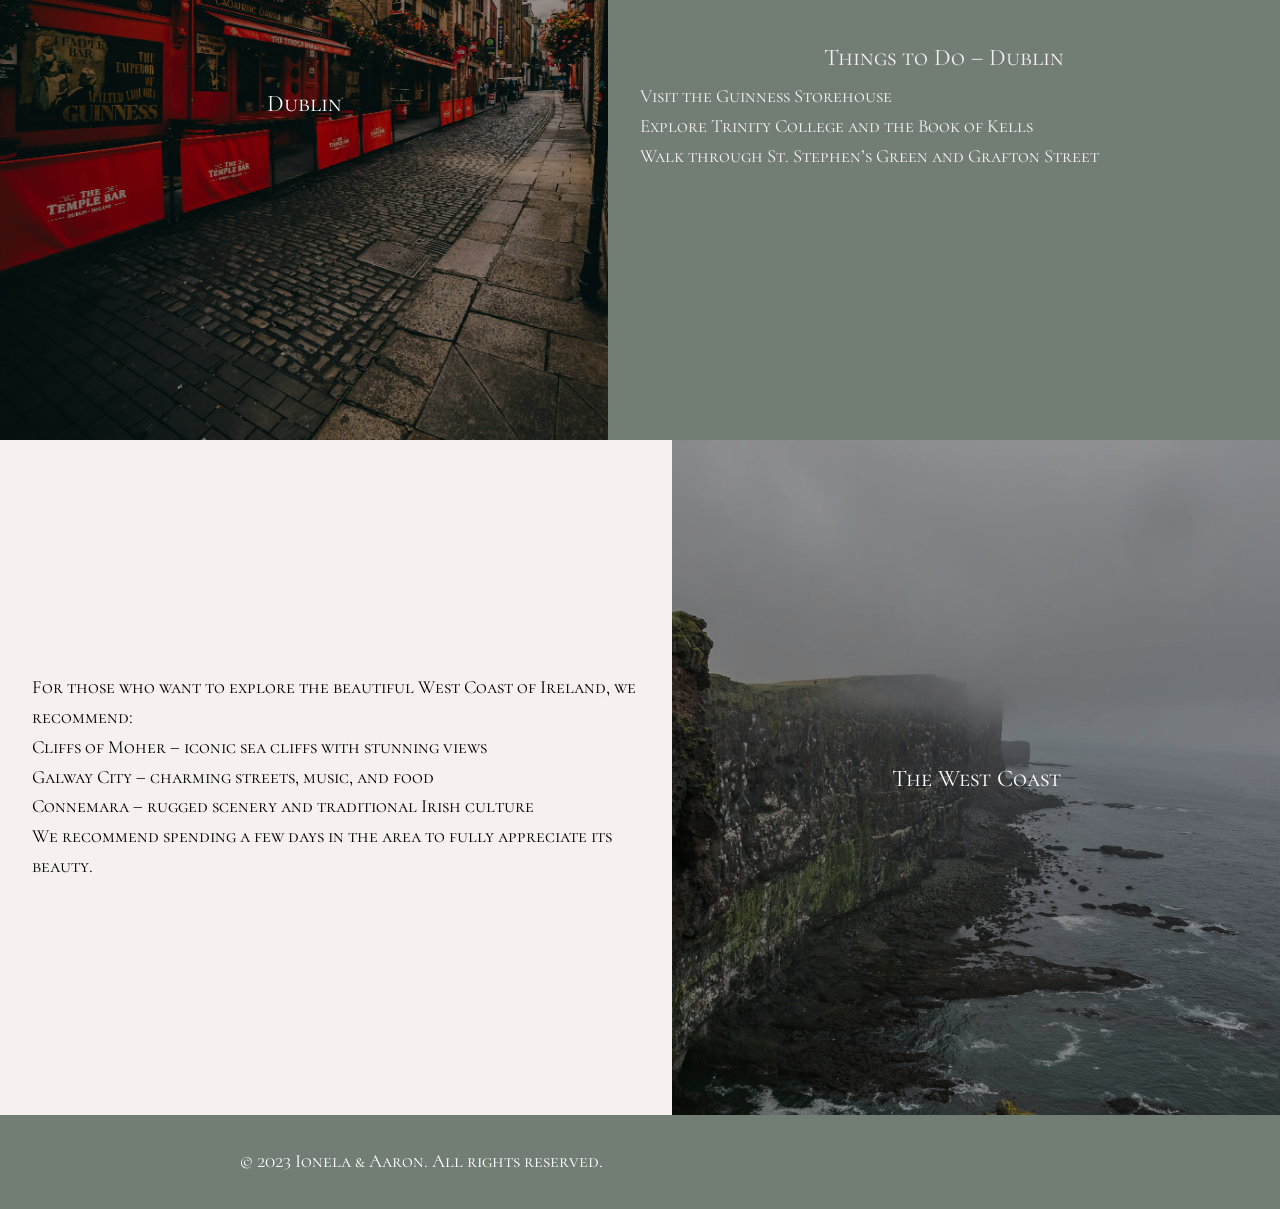
<file: IONELA & AARON/travel.html>
<!DOCTYPE html>
<html lang="en">
<head>
    <meta charset="UTF-8">
    <meta name="viewport" content="width=device-width, initial-scale=1.0">
    <title>Ionela & Aaron wedding website</title>
    <link rel="stylesheet" href="style.css">
    <link rel="preconnect" href="https://fonts.googleapis.com">
    
    <!-- Alex Brush --> <link rel="preconnect" href="https://fonts.googleapis.com">
    <!-- Alex Brush --> <link rel="preconnect" href="https://fonts.gstatic.com" crossorigin>
    <!-- Alex Brush --> <link href="https://fonts.googleapis.com/css2?family=Alex+Brush&display=swap" rel="stylesheet">

    <!-- Cormorant SC font --> <link rel="preconnect" href="https://fonts.googleapis.com">
    <!-- Cormorant SC font --> <link rel="preconnect" href="https://fonts.gstatic.com" crossorigin>
    <!-- Cormorant SC font --> <link href="https://fonts.googleapis.com/css2?family=Cormorant+SC:wght@300;400;500;600;700&family=Libre+Baskerville:ital,wght@0,400;0,700;1,400&family=Monsieur+La+Doulaise&display=swap" rel="stylesheet">

    <!-- Forum font --> <link rel="preconnect" href="https://fonts.googleapis.com">
    <!-- Forum font --> <link rel="preconnect" href="https://fonts.gstatic.com" crossorigin>
    <!-- Forum font --> <link href="https://fonts.googleapis.com/css2?family=Forum&display=swap" rel="stylesheet">

</head>

<body class="travel">
    <nav class="navbar">
        <div class="nav-logo"><a href="./index.html">Aaron & Ionela</a></div>

        <!-- Language toggle button -->
        <button class="button" id="lang-toggle">Español</button>

        <!-- Language transition overlay -->
        <div id="lang-transition-overlay"></div>

        
        <!-- Hamburger Icon -->
        <div class="hamburger" id="hamburger">
            ☰
        </div>

        <!-- Navigation Links -->
        <ul class="nav-links" id="nav-links">
            <li><a href="#location">The Location</a></li>
            <li><a href="#wedding">The Wedding</a></li>
            <li><a href="#rsvp">RSVP</a></li>
            <li><a href="./travel.html">Travel Information</a></li>
            <div class="close-menu" id="close-menu">X</div>
        </ul>
      </nav>   
      
      <!-- Language transition overlay (needed for the button to work!) -->
      <div id="lang-transition-overlay"></div>



    <header class="header-image lang lang-en active">
        <h1>Travel Information</h1>
    </header>

    <header class="header-image lang lang-es">
        <h1>Información de Viaje</h1>
    </header>

    <main>
        <!-- English Travel Info -->
        <div class ="travel-info lang lang-en active">
            <section class="travel-info head">
                <div class="airport content">
                    <h3>Airport</h3>
                    <p>The closest major airport is Dublin Airport (DUB). It’s about 2 hours by car to the Slieve Russell Hotel. We recommend renting a car or organizing a private transfer.</p>
                    <p>There are also options such as:</p>
                    <ul>
                        <li>
                            <strong>Knock Airport (NOC)</strong> – about 2.5 hours away, with limited flights.
                        </li>
                        <li>
                            <strong>Belfast International Airport (BFS)</strong> - about 2.5 hours away, with more international options.
                        </li>
                    </ul>
                </div>
            
                
                <div class="accomodation content">
                    <h3>Nearby Accommodation</h3>
                        <ul>
                            <li><strong>Slieve Russell Hotel</strong> – On-site venue with beautiful rooms and amenities.</li>
                            <li><strong>Hotel Kilmore</strong> – Located in Cavan town, around 30 mins from the venue.</li>
                            <li><strong>Various AirBnb's are available also.</strong> – Check out the local listings for options.</li>
                        </ul>
                </div>
            </section>
        </div>
    
        <!-- English Dublin Info -->
        <div class="dublin lang lang-en active">  
            <section class="dublin head">
                <div class="dublin picture left">
                        <div class="overlay-text">
                            <h3>Dublin</h3>
                        </div>
                    </div>
                    <div class="dublin content right">
                        <h3>Things to Do – Dublin</h3>
                        <ul>
                            <li>Visit the Guinness Storehouse</li>
                            <li>Explore Trinity College and the Book of Kells</li>
                            <li>Walk through St. Stephen’s Green and Grafton Street</li>
                        </ul>
                    </div>
            </section>
        </div>

        <!-- English West Coast Info -->
        <div class="west lang lang-en active">    
            <section class="west head">
                <div class="west picture right">
                    <div class="overlay-text">
                        <h3>The West Coast</h3> 
                    </div>
                </div>
                <div class="west content left">
                    <p>For those who want to explore the beautiful West Coast of Ireland, we recommend:</p>
                        <ul>
                            <li>Cliffs of Moher – iconic sea cliffs with stunning views</li>
                            <li>Galway City – charming streets, music, and food</li>
                            <li>Connemara – rugged scenery and traditional Irish culture</li>
                        </ul>
                    <p>We recommend spending a few days in the area to fully appreciate its beauty.</p>
                </div>
            </section>
        </div>
    
        <!-- Spanish Travel Info -->
         <div class="travel-info lang lang-es">
            <section class="travel-info head">
                <div class="airport content">
                    <h3>Aeropuerto</h3>
                    <p>El aeropuerto más cercano es el Aeropuerto de Dublín (DUB). Está a unas 2 horas en coche del Slieve Russell Hotel. Recomendamos alquilar un coche o organizar un traslado privado.</p>
                    <p>También hay opciones como:</p>
                    <ul>
                        <li>
                            <strong>Aeropuerto de Knock (NOC)</strong> – a unas 2.5 horas de distancia, con vuelos limitados.
                        </li>
                        <li>
                            <strong>Aeropuerto Internacional de Belfast (BFS)</strong> - a unas 2.5 horas de distancia, con más opciones internacionales.
                        </li>
                    </ul>
                </div>
            
        
            
                <div class="accomodation content">
                    <h3>Alojamiento cercano</h3>
                        <ul>
                            <li><strong>Slieve Russell Hotel</strong> – Hotel en el lugar con hermosas habitaciones y comodidades.</li>
                            <li><strong>Hotel Kilmore</strong> – Ubicado en la ciudad de Cavan, a unas 30 minutos del lugar.</li>
                            <li><strong>También hay varias opciones de AirBnb.</strong> – Consulta los listados locales para opciones.</li>
                        </ul>
                </div>
            </section>
        </div>

        <!-- Spanish Dublin Info -->
        <div class="dublin lang lang-es">    
            <section class="dublin head">
                <div class="dublin picture left">
                        <div class="overlay-text">
                            <h3>Dublin</h3>
                        </div>
                    </div>
                    <div class="dublin content right">
                        <h3>Cosas que hacer – Dublín</h3>
                        <ul>
                            <li>Visitar la Guinness Storehouse</li>
                            <li>Explorar el Trinity College y el Libro de Kells</li>
                            <li>Pasear por St. Stephen’s Green y Grafton Street</li>
                        </ul>
                    </div>
            </section>
        </div>
        
        <!-- Spanish West Coast Info -->
        <div class="west lang lang-es">    
            <section class="west head">
                <div class="west picture right">
                    <div class="overlay-text">
                        <h3>La costa oeste</h3>
                    </div>
                </div>
                <div class="west content left">
                    <p>Para aquellos que quieran explorar la hermosa costa oeste de Irlanda, recomendamos:</p>
                        <ul>
                            <li>Acantilados de Moher – acantilados icónicos con vistas impresionantes</li>
                            <li>Ciudad de Galway – calles encantadoras, música y comida</li>
                            <li>Connemara – paisajes escarpados y cultura irlandesa tradicional</li>
                        </ul>
                    <p>Recomendamos pasar unos días en la zona para apreciar plenamente su belleza.</p>
                </div>
            </section>
        </div>
    </main>

    <footer>
        <p>&copy; 2023 Ionela & Aaron. All rights reserved.</p>
    </footer>
    
    <script src="./assets/js/main.js"></script>
      
          
</body>

</html>
</file>
<file: style.css>
.alex-brush-regular {
  font-family: "Alex Brush", cursive;
  font-weight: 400;
  font-style: normal;
}
  
  .cormorant-sc-light {
    font-family: "Cormorant SC", serif;
    font-weight: 300;
    font-style: normal;
  }
  
  .cormorant-sc-regular {
    font-family: "Cormorant SC", serif;
    font-weight: 400;
    font-style: normal;
  }
  
  .cormorant-sc-medium {
    font-family: "Cormorant SC", serif;
    font-weight: 500;
    font-style: normal;
  }
  
  .cormorant-sc-semibold {
    font-family: "Cormorant SC", serif;
    font-weight: 600;
    font-style: normal;
  }
  
  .cormorant-sc-bold {
    font-family: "Cormorant SC", serif;
    font-weight: 700;
    font-style: normal;
  }

  .forum-regular {
    font-family: "Forum", serif;
    font-weight: 400;
    font-style: normal;
  }
  
  @font-face {
    font-family: 'Citadel Script';
    src: url(assets/Fonts/CitadelScriptStd.otf);
    font-weight: normal;
    font-style: normal;
  }



* {
    margin: 0;
    padding: 0;
    box-sizing: border-box;
  }

body {
  margin: 0;
  background-color: #F6F0F0;
  padding: 0;
  overflow-x: hidden;
  padding-top: env(safe-area-inset-top);
  padding-left: env(safe-area-inset-left);
  padding-right: env(safe-area-inset-right);
  padding-bottom: env(safe-area-inset-bottom);
}

body, html {
    font-family: serif;
    margin: 0;
    padding: 0;
    scroll-behavior: smooth;
    height: 100%;
}

h1 {
    font-family: "Citadel Script", cursive;
    font-weight: 400;
    font-style: normal;
    font-size: 3.5rem;
}

h2 {
    font-family: "Cormorant SC", serif;
    font-weight: 200;
    font-style: normal;
    font-size: 2.5rem;
    margin: 20px;
}

h3 {
    font-family: "Cormorant SC", serif;
    font-weight: 400;
    font-style: normal;
    margin: 10px;
    font-size: 1.5rem;
}

p {
    font-family: "Cormorant SC", serif;
    font-weight: 400;
    font-style: normal;
    font-size: 14pt;
    max-width: 800px;
    text-align: left;
    margin: 0 auto;
    line-height: 1.6;
}

li {
    font-family: "Cormorant SC", serif;
    font-weight: 400;
    font-style: normal;
    font-size: 14pt;
    max-width: 800px;
    text-align: left;
    margin: 0 auto;
    line-height: 1.6;
}

ul {
  list-style: none;
}

a {
    text-decoration: none;
    color: inherit;
}

.header-image h2 {
  font-family: "Cormorant SC", serif;
  font-weight: 400;
  font-style: normal;
  font-size: 2rem;
}

.header-image {
    background-image: url('assets/images/header2.jpg');
    background-size: cover;
    background-position: center;
    background-repeat: no-repeat;
    height: 100vh;
    color: white;
    display: flex;
    flex-direction: column;
    justify-content: center;
    align-items: center;
    text-align: center;
    position: relative;
    padding-top: calc(1rem + env(safe-area-inset-top));
}

/* Overlay using ::before */
.header-image::before {
  content: "";
  position: absolute;
  top: 0;
  left: 0;
  width: 100%;
  height: 100%;
  background-color: rgba(0, 0, 0, 0.4); /* black with 30% opacity */
  z-index: 0; /* behind text */
}

/* Make sure header content is above the overlay */
.header-image > * {
  position: relative;
  z-index: 1;
}

@media (max-width: 800px) {
    .header-image {
      background-image: url('assets/images/header.jpg');

    }
  }
  

  /* Language selection */
  .lang {
    opacity: 0;
    transition: opacity 0.5s ease;
    display: none;
  }
  
  .lang.active {
    display: block;
    opacity: 1;
  }

  section.lang.active, div.lang.active {
    display: flex;
    flex-direction: column;
}

body:not(.js-enabled) .lang-es {
  display: none !important;
}

body:not(.js-enabled) .lang-en {
  display: flex !important;
}

  #lang-transition-overlay {
    position: fixed;
    top: 0;
    left: 0;
    width: 100vw;
    height: 100vh;
    opacity: 0;
    pointer-events: none;
    z-index: 9999;
    transition: opacity 0.5s ease;
    backdrop-filter: blur(10px);
    background-color: rgba(255, 255, 255, 0.15);
  }

  #lang-transition-overlay.active {
    opacity: 1;
    pointer-events: all;
  }

  button#lang-toggle {
    padding: 0.5rem 1rem;
    background-color: transparent;
    border: 1px solid white;
    color: white;
    font-size: 1.2rem;
    cursor: pointer;
    transition: background-color 0.3s ease;
  }
  
  button#lang-toggle:hover {
    background-color: rgba(255, 255, 255, 0.2);
  }
  


  /* Navbar container */
  .navbar {
    display: flex;
    justify-content: space-between;
    align-items: center;
    padding: 1rem 2rem;
    position: fixed;
    top: 0;
    width: 100%;
    z-index: 1000;
    background-color: transparent;
    transition: background-color 0.3s ease, backdrop-filter 0.3s ease;
    color: white;
  }

  .navbar.scrolled {
    background-color: rgba(255, 255, 255, 0.25);
    backdrop-filter: blur(10px);
    -webkit-backdrop-filter: blur(10px);
    color: #fff;
    box-shadow: 0 4px 10px rgba(0, 0, 0, 0.05);
  }

  .navbar.scrolled .nav-links li a {
    color: #fff;
  }
  
  .navbar .nav-links li a {
    transition: color 0.3s ease;
  }
  
  
  
  /* Logo */
  .nav-logo {
    font-size: 2rem;
    font-family: "Citadel Script", serif;
    mix-blend-mode: difference;
  }

  .nav-right {
    display: flex;
    align-items: center;
    gap: 1.5rem;
  }

  .nav-links-wrapper {
    display: flex;
    align-items: center;
  }
  
  /* Navigation links */
  .nav-links {
    list-style: none;
    display: flex;
    gap: 2rem;
    text-align: center;
    font-family: "Cormorant SC", serif;
    font-size: 1.5rem;
    align-items: center;
    justify-content: flex-end;
  }

  .nav-links.active {
    transform: translateX(0);
  }
  
  .nav-links li a {
    color: white;
    text-decoration: none;
    font-weight: 500;
    transition: color 0.3s ease;
  }
  
  .nav-links li a:hover {
    color: #727D73;
  }
  /* Hamburger styles */
  .hamburger {
    display: none;
    font-size: 2rem;
    cursor: pointer;
  }

  .close-menu {
    display: none;
    position: absolute;
    top: 30px;
    right: 30px;
    font-size: 2rem;
    color: #fff;
    cursor: pointer;
    z-index: 1001;
    font-family: sans-serif;
    font-weight: 400;
  }
  
  
  .close-menu:hover {
    color: #727D73;
  }
  
  /* Responsive - mobile */
  @media (max-width: 800px) {
    .hamburger {
      display: block;
    }
  
    .nav-links {
      flex-direction: column;
      justify-content: center;
      align-items: center;
      gap: 2rem;
      background-color: #AAB99A;
      position: fixed;
      top: 0;
      left: 0;
      width: 100%;
      height: 100vh;
      z-index: 999;
      transform: translateX(100%);
      transition: transform 0.5s ease-in-out;
    }
    
    .nav-links.active {
      transform: translateX(0);
    }
    

    .nav-links li a {
      font-size: 1.5rem;
      color: white;
      text-decoration: none;
      font-weight: 500;
    }

    .nav-links li a:hover {
      color: #727D73;
    }

    h3 {
        text-align: center;
    }
    
    .close-menu {
      display: block;
    }
  }
  


  .countdown-box {
    display: flex;
    justify-content: center;
    gap: 20px; /* spacing between boxes */
    margin: 20px 0;
    opacity: 0;
    transform: translateY(10px);
    transition: opacity 1s ease, transform 1s ease;
  }

  .countdown-box.visible {
    opacity: 1;
    transform: translateY(0);
  }

.time-box {
  text-align: center;
  background-color: rgba(255, 255, 255, 0.0);
  padding: 10px 15px;
  border-radius: 8px;
  font-size: 1.2rem;
}

.time-box span {
  display: block;
  font-size: 1.5rem;
  font-weight: bold;
  color: #fff;
  font-family: 'Cormorant SC', serif; /* or your preferred font */
}

.time-box small {
  font-size: 1.2rem;
  color: #fff;
  font-family: 'Cormorant SC', serif;
}

.header-link {
  padding-top: 40px;
}

.button {
  font-family: "Cormorant SC", serif;
  font-weight: 400;
  font-style: normal;
  font-size: 1.2rem;
  background-color: transparent;
  color: #fff;
  align-items: center;
  text-decoration: none;
  border: 1px solid #fff;
  padding: 0.5rem 1rem;
  border-radius: 30px;
  cursor: pointer;
  transition: background-color 0.3s ease;
}

.button:hover {
  background-color: rgba(255, 255, 255, 0.2);
  color: #fff;
  transition: all 0.3s ease-in-out;
}

.button.dark {
  margin-top: 30px;
  color: #727D73;
  border: 1px solid #727D73;
}

.button.dark:hover {
  background-color: #727D73;
  color: #fff;
  transition: all 0.3s ease-in-out;
  border: 1px solid #fff;
}

section {
    width: 100%;
  }


.head {
  text-align: center;
  display: flex;
  flex-direction: row;
  align-items: center;
  gap: 0rem;
  width: 100%;
}

.picture {
  flex: 1;
  position: relative;
  background-size: cover;
  background-position: center;
  background-repeat: no-repeat;
  background-color: rgba(0, 0, 0, 0.4); /* fallback color */
  height: 75vh;
}

.picture::before {
  content: "";
  position: absolute;
  top: 0;
  left: 0;
  width: 100%;
  height: 100%;
  background-color: rgba(0, 0, 0, 0.4);
  z-index: 0;
}

.content {
  flex: 1;
  flex-direction: column;
  justify-content: center;
  align-items: center;
  padding: 1rem 1.5rem 1rem 1.5rem;
  text-align: center;
}

.overlay-text {
  position: absolute;
  top: 50%;
  left: 50%;
  transform: translate(-50%, -50%); /* center the text */
  color: white;
  text-align: center;
  padding: 1rem;
  background-color: rgba(0, 0, 0, 0.0); /* optional dark overlay behind text */
  border-radius: 10px;
  font-size: 1.5rem;
}

.left {
  order: 1;
}

.right {
  order: 2;
}

@media (max-width: 800px) {
  .head {
    flex-direction: column;
    text-align: center;
    height: auto;
  }
    
  .picture {
    width: 100%;
    background-size: cover;
    background-position: center;
    background-repeat: no-repeat;
    min-height: 300px;
  }
    
  .content {
    padding: 2.2rem;
   }

  .left {
    order: 1;
  }

  .right {
      order: 1;
  }
  .content {
    order: 2;
  }
 }



/* LOCATION CONTENT */  
  .location .head {
    background-color: #727D73;
    color: #F6F0F0;
  }


  .location .picture {
    background-image: url("assets/images/location.jpg");
  }

  .location .content p:last-of-type {
    margin-bottom: 35px;
  } /* Added to select the last paragraph in the location content as the <p> tag above it has margin: 0 auto; in your CSS (style.css, line 104), which removes its bottom margin entirely. */


   
/* WEDDING CONTENT */

  .wedding .picture {
    background-image: url('assets/images/wedding.jpg');
  }   



/* RSVP CONTENT */
div.rsvp.form {
    display: flex;
    flex-direction: column;
    justify-content: center;
    align-items: center;
    padding: 1.5rem;
  }

  .rsvp-form {
    align-items:center;
    justify-content: center;
    display: flex;
    flex-direction: column;
    gap: 1rem;
    width: 100%;
    max-width: 600px;
    margin: 0 auto;
    padding: 2rem;
    background-color: rgba(255, 255, 255, 0.9);
    border-radius: 8px;
    box-shadow: 0 0 10px rgba(0, 0, 0, 0.15);
  }

  .rsvp-name {
    position: relative;
    margin-bottom: 1rem;
    align-items: center;
    justify-content: center;
  }

  .rsvp-name input {
    padding-right: 2rem; /* Make space for the X */
  }  

  #rsvp-loading {
    position: fixed;
    top: 50%;
    left: 50%;
    transform: translate(-50%, -50%);
    background: rgba(255, 255, 255, 0.9);
    padding: 1rem 2rem;
    border-radius: 8px;
    font-family: "Cormorant SC", serif;
    font-size: 1.2rem;
    box-shadow: 0 0 10px rgba(0, 0, 0, 0.15);
    z-index: 9999;
    display: none;
  }

input {
    padding: 10px;
    border: 1px solid #ccc;
    border-radius: 25px;
  }

  label {
    font-family: "Cormorant SC", serif;
    font-weight: 400;
    font-style: normal;
  }

  form > .button {
    color: #727D73;
    border: 1px solid #727D73;
  }

  form > .button:hover {
    background-color: #727D73;
    color: #fff;
    transition: all 0.3s ease-in-out;
    border: 1px solid #fff;
  }

  .rsvp-dietary {
    margin-bottom: 1rem;
    margin-top: 1rem;
  }

  .remove-guest-btn {
    position: absolute;
    top: 50%;
    right: 0.5rem;
    transform: translateY(-50%);
    background: none;
    border: none;
    color: #727d73;
    font-size: 1rem;
    cursor: pointer;
    padding: 0;
  }
  
  .remove-guest-btn:hover {
    color: #727D73;
  }  




/* TRAVEL HEADER */
  .travel .header-image {
    background-image: url('assets/images/header-travel-desktop.jpg');
}

@media (max-width: 800px) {
    .travel .header-image {
      background-image: url('assets/images/header-travel-mobile.jpg');
    }
  }

/* TRAVEL CONTENT */
.travel-info .head {
  flex-direction: column;
}

.button-container {
  margin: 30px 0;
}

/* DUBLIN CONTENT */
.dublin .head {
  background-color: #727D73;
  color: #F6F0F0;
}

  .dublin .picture {
    background-image: url('assets/images/dublin.jpg');
  }

/* WEST COAST CONTENT */
  .west .picture {
    background-image: url('assets/images/westcoast.jpg');
  }

/* GIFT REGISTRY */
  .gifts .header-image {
    background-image: url('assets/images/gifts-header.jpg');
    height: 50vh;
    background-size: cover;
    background-position: 50% 25%;
    background-repeat: no-repeat;
  }

  .gifts p:last-of-type {
    margin-bottom: 35px;
  }

  .gifts.content li {
    margin-bottom: 20px;
  }


/* FOOTER */

  footer {
    background-color: #727D73;
    color: white;
    text-align: right;
    padding: 2rem;
    font-family: "Cormorant SC", serif;
  }

  footer p {
    margin-left: auto;
    margin-right: 0;
    width: fit-content;
    font-size: 10pt;
  }

  footer p a {
    color: #fff;
    text-decoration: underline;
  }

  
  /* GOOGLE RECAPTCHA */
  .g-recaptcha {
    margin: 15px 0 0 0;
    display: flex;
    justify-content: center;
    align-items: center;
  }
</file>
<file: IONELA & AARON/style.css>
.alex-brush-regular {
  font-family: "Alex Brush", cursive;
  font-weight: 400;
  font-style: normal;
}
  
  .cormorant-sc-light {
    font-family: "Cormorant SC", serif;
    font-weight: 300;
    font-style: normal;
  }
  
  .cormorant-sc-regular {
    font-family: "Cormorant SC", serif;
    font-weight: 400;
    font-style: normal;
  }
  
  .cormorant-sc-medium {
    font-family: "Cormorant SC", serif;
    font-weight: 500;
    font-style: normal;
  }
  
  .cormorant-sc-semibold {
    font-family: "Cormorant SC", serif;
    font-weight: 600;
    font-style: normal;
  }
  
  .cormorant-sc-bold {
    font-family: "Cormorant SC", serif;
    font-weight: 700;
    font-style: normal;
  }

  .forum-regular {
    font-family: "Forum", serif;
    font-weight: 400;
    font-style: normal;
  }
  
  @font-face {
    font-family: 'Citadel Script';
    src: url(./assets/Fonts/CitadelScriptStd.otf);
    font-weight: normal;
    font-style: normal;
  }



* {
    margin: 0;
    padding: 0;
    box-sizing: border-box;
  }

body {
  margin: 0;
  background-color: #F6F0F0;
  padding: 0;
  overflow-x: hidden;
}

body, html {
    font-family: serif;
    margin: 0;
    padding: 0;
    scroll-behavior: smooth;
}

h1 {
    font-family: "Citadel Script", cursive;
    font-weight: 400;
    font-style: normal;
    font-size: 3.5rem;
}

h2 {
    font-family: "Cormorant SC", serif;
    font-weight: 200;
    font-style: normal;
    font-size: 2.5rem;
    margin: 20px;
}

h3 {
    font-family: "Cormorant SC", serif;
    font-weight: 400;
    font-style: normal;
    margin: 10px;
    font-size: 1.5rem;
}

p {
    font-family: "Cormorant SC", serif;
    font-weight: 400;
    font-style: normal;
    font-size: 14pt;
    max-width: 800px;
    text-align: left;
    margin: 0 auto;
    line-height: 1.6;
}

li {
    font-family: "Cormorant SC", serif;
    font-weight: 400;
    font-style: normal;
    font-size: 14pt;
    max-width: 800px;
    text-align: left;
    margin: 0 auto;
    line-height: 1.6;
}

ul {
  list-style: none;
}

a {
    text-decoration: none;
    color: inherit;
}

.header-image h2 {
  font-family: "Cormorant SC", serif;
  font-weight: 400;
  font-style: normal;
  font-size: 2rem;
}

.header-image {
    background-image: url('./assets/images/header2.jpg');
    background-size: cover;
    background-position: center;
    background-repeat: no-repeat;
    height: 100vh;
    color: white;
    display: flex;
    flex-direction: column;
    justify-content: center;
    align-items: center;
    text-align: center;
    position: relative;
    padding-top: 100px;
}

/* Overlay using ::before */
.header-image::before {
  content: "";
  position: absolute;
  top: 0;
  left: 0;
  width: 100%;
  height: 100%;
  background-color: rgba(0, 0, 0, 0.4); /* black with 30% opacity */
  z-index: 0; /* behind text */
}

/* Make sure header content is above the overlay */
.header-image > * {
  position: relative;
  z-index: 1;
}

@media (max-width: 1000px) {
    .header-image {
      background-image: url('./assets/images/header.jpg');

    }
  }
  

  /* Language selection */
  .lang {
    opacity: 0;
    transition: opacity 0.5s ease;
    display: none;
  }
  
  .lang.active {
    display: block;
    opacity: 1;
  }

  section.lang.active, div.lang.active {
    display: flex;
    flex-direction: column;
}

body:not(.js-enabled) .lang-es {
  display: none !important;
}

body:not(.js-enabled) .lang-en {
  display: flex !important;
}

  #lang-transition-overlay {
    position: fixed;
    top: 0;
    left: 0;
    width: 100vw;
    height: 100vh;
    opacity: 0;
    pointer-events: none;
    z-index: 9999;
    transition: opacity 0.5s ease;
    backdrop-filter: blur(10px);
    background-color: rgba(255, 255, 255, 0.15);
  }

  #lang-transition-overlay.active {
    opacity: 1;
    pointer-events: all;
  }

  button#lang-toggle {
    padding: 0.5rem 1rem;
    background-color: transparent;
    border: 1px solid white;
    color: white;
    font-size: 1.2rem;
    cursor: pointer;
    transition: background-color 0.3s ease;
  }
  
  button#lang-toggle:hover {
    background-color: rgba(255, 255, 255, 0.2);
  }
  


  /* Navbar container */
  .navbar {
    display: flex;
    justify-content: space-between;
    align-items: center;
    padding: 1rem 2rem;
    position: fixed;
    top: 0;
    width: 100%;
    z-index: 1000;
    background-color: transparent;
    transition: background-color 0.3s ease, backdrop-filter 0.3s ease;
    color: white;
  }

  .navbar.scrolled {
    background-color: rgba(255, 255, 255, 0.25);
    backdrop-filter: blur(10px);
    -webkit-backdrop-filter: blur(10px);
    color: #fff;
    box-shadow: 0 4px 10px rgba(0, 0, 0, 0.05);
  }

  .navbar.scrolled .nav-links li a {
    color: #fff;
  }
  
  .navbar .nav-links li a {
    transition: color 0.3s ease;
  }
  
  
  
  /* Logo */
  .nav-logo {
    font-size: 2rem;
    font-family: "Citadel Script", serif;
    mix-blend-mode: difference;
  }

  .nav-right {
    display: flex;
    align-items: center;
    gap: 1.5rem;
  }

  .nav-links-wrapper {
    display: flex;
    align-items: center;
  }
  
  /* Navigation links */
  .nav-links {
    list-style: none;
    display: flex;
    gap: 2rem;
    text-align: center;
    font-family: "Cormorant SC", serif;
    font-size: 1.5rem;
    align-items: center;
    justify-content: flex-end;
  }

  .nav-links.active {
    transform: translateX(0);
  }
  
  .nav-links li a {
    color: white;
    text-decoration: none;
    font-weight: 500;
    transition: color 0.3s ease;
  }
  
  .nav-links li a:hover {
    color: #727D73;
  }
  /* Hamburger styles */
  .hamburger {
    display: none;
    font-size: 2rem;
    cursor: pointer;
  }

  .close-menu {
    display: none;
    position: absolute;
    top: 30px;
    right: 30px;
    font-size: 2rem;
    color: #fff;
    cursor: pointer;
    z-index: 1001;
    font-family: sans-serif;
    font-weight: 400;
  }
  
  
  .close-menu:hover {
    color: #727D73;
  }
  
  /* Responsive - mobile */
  @media (max-width: 1000px) {
    .hamburger {
      display: block;
    }
  
    .nav-links {
      flex-direction: column;
      justify-content: center;
      align-items: center;
      gap: 2rem;
      background-color: #AAB99A;
      position: fixed;
      top: 0;
      left: 0;
      width: 100%;
      height: 100vh;
      z-index: 999;
      transform: translateX(100%);
      transition: transform 0.5s ease-in-out;
    }
    
    .nav-links.active {
      transform: translateX(0);
    }
    

    .nav-links li a {
      font-size: 1.5rem;
      color: white;
      text-decoration: none;
      font-weight: 500;
    }

    .nav-links li a:hover {
      color: #727D73;
    }

    h3 {
        text-align: center;
    }
    
    .close-menu {
      display: block;
    }
  }
  


  .countdown-box {
    display: flex;
    justify-content: center;
    gap: 20px; /* spacing between boxes */
    margin: 20px 0;
    opacity: 0;
    transform: translateY(10px);
    transition: opacity 1s ease, transform 1s ease;
  }

  .countdown-box.visible {
    opacity: 1;
    transform: translateY(0);
  }

.time-box {
  text-align: center;
  background-color: rgba(255, 255, 255, 0.0);
  padding: 10px 15px;
  border-radius: 8px;
  font-size: 1.2rem;
}

.time-box span {
  display: block;
  font-size: 1.5rem;
  font-weight: bold;
  color: #fff;
  font-family: 'Cormorant SC', serif; /* or your preferred font */
}

.time-box small {
  font-size: 1.2rem;
  color: #fff;
  font-family: 'Cormorant SC', serif;
}

.header-link {
  padding-top: 40px;
}

.button {
  font-family: "Cormorant SC", serif;
  font-weight: 400;
  font-style: normal;
  font-size: 1.2rem;
  background-color: transparent;
  color: #fff;
  align-items: center;
  text-decoration: none;
  border: 1px solid #fff;
  padding: 0.5rem 1rem;
  border-radius: 30px;
  cursor: pointer;
  transition: background-color 0.3s ease;
}

.button:hover {
  background-color: rgba(255, 255, 255, 0.2);
  color: #fff;
  transition: all 0.3s ease-in-out;
}

section {
    width: 100%;
  }


.head {
  text-align: center;
  display: flex;
  flex-direction: row;
  align-items: center;
  gap: 0rem;
  width: 100%;
}

.picture {
  flex: 1;
  position: relative;
  background-size: cover;
  background-position: center;
  background-repeat: no-repeat;
  background-color: rgba(0, 0, 0, 0.4); /* fallback color */
  height: 75vh;
}

.picture::before {
  content: "";
  position: absolute;
  top: 0;
  left: 0;
  width: 100%;
  height: 100%;
  background-color: rgba(0, 0, 0, 0.4);
  z-index: 0;
}

.content {
  flex: 1;
  flex-direction: column;
  justify-content: center;
  align-items: center;
  padding: 2rem;
  text-align: center;
}

.overlay-text {
  position: absolute;
  top: 50%;
  left: 50%;
  transform: translate(-50%, -50%); /* center the text */
  color: white;
  text-align: center;
  padding: 1rem;
  background-color: rgba(0, 0, 0, 0.0); /* optional dark overlay behind text */
  border-radius: 10px;
  font-size: 1.5rem;
}

.left {
  order: 1;
}

.right {
  order: 2;
}

@media (max-width: 1000px) {
  .head {
    flex-direction: column;
    text-align: center;
    height: auto;
  }
    
  .picture {
    width: 100%;
    background-size: cover;
    background-position: center;
    background-repeat: no-repeat;
    min-height: 300px;
  }
    
  .content {
    padding: 2.2rem;
   }

  .left {
    order: 1;
  }

  .right {
      order: 1;
  }
  .content {
    order: 2;
  }
 }



/* LOCATION CONTENT */  
  .location .head {
    background-color: #727D73;
    color: #F6F0F0;
  }


  .location .picture {
    background-image: url("./assets/images/location.jpg");
  }

  .location .button {
    margin-top: 20px;
  }


   
/* WEDDING CONTENT */

  .wedding .picture {
    background-image: url('./assets/images/wedding.jpg');
  }   



/* RSVP CONTENT */

.rsvp .head {
  flex-direction: column;
}

.form {
    width: 100%;
    max-width: 500px;
    order: 2;
    display: flex;
    flex-direction: row;
    justify-content: center;
    align-items: center;
    padding: 1.5rem;
  }

  .rsvp-name {
    margin-bottom: 1rem;
  }

input {
    padding: 10px;
    border: 1px solid #ccc;
    border-radius: 25px;
  }

  label {
    font-family: "Cormorant SC", serif;
    font-weight: 400;
    font-style: normal;
  }

  form > .button {
    margin-top: 20px;
    color: #727D73;
    border: 1px solid #727D73;
  }

  form > .button:hover {
    background-color: #727D73;
    color: #fff;
    transition: all 0.3s ease-in-out;
    border: 1px solid #fff;
  }

  footer {
    background-color: #727D73;
    color: white;
    text-align: center;
    padding: 2rem;
    font-family: "Cormorant SC", serif;
  }




/* TRAVEL HEADER */
  .travel .header-image {
    background-image: url('./assets/images/header-travel-desktop.jpg');
}

@media (max-width: 1000px) {
    .travel .header-image {
      background-image: url('./assets/images/header-travel-mobile.jpg');
    }
  }

/* TRAVEL CONTENT */
.travel-info .head {
  flex-direction: column;
}

/* DUBLIN CONTENT */
.dublin .head {
  background-color: #727D73;
  color: #F6F0F0;
}

  .dublin .picture {
    background-image: url('./assets/images/dublin.jpg');
  }

/* WEST COAST CONTENT */
  .west .picture {
    background-image: url('./assets/images/westcoast.jpg');
  }
</file>
